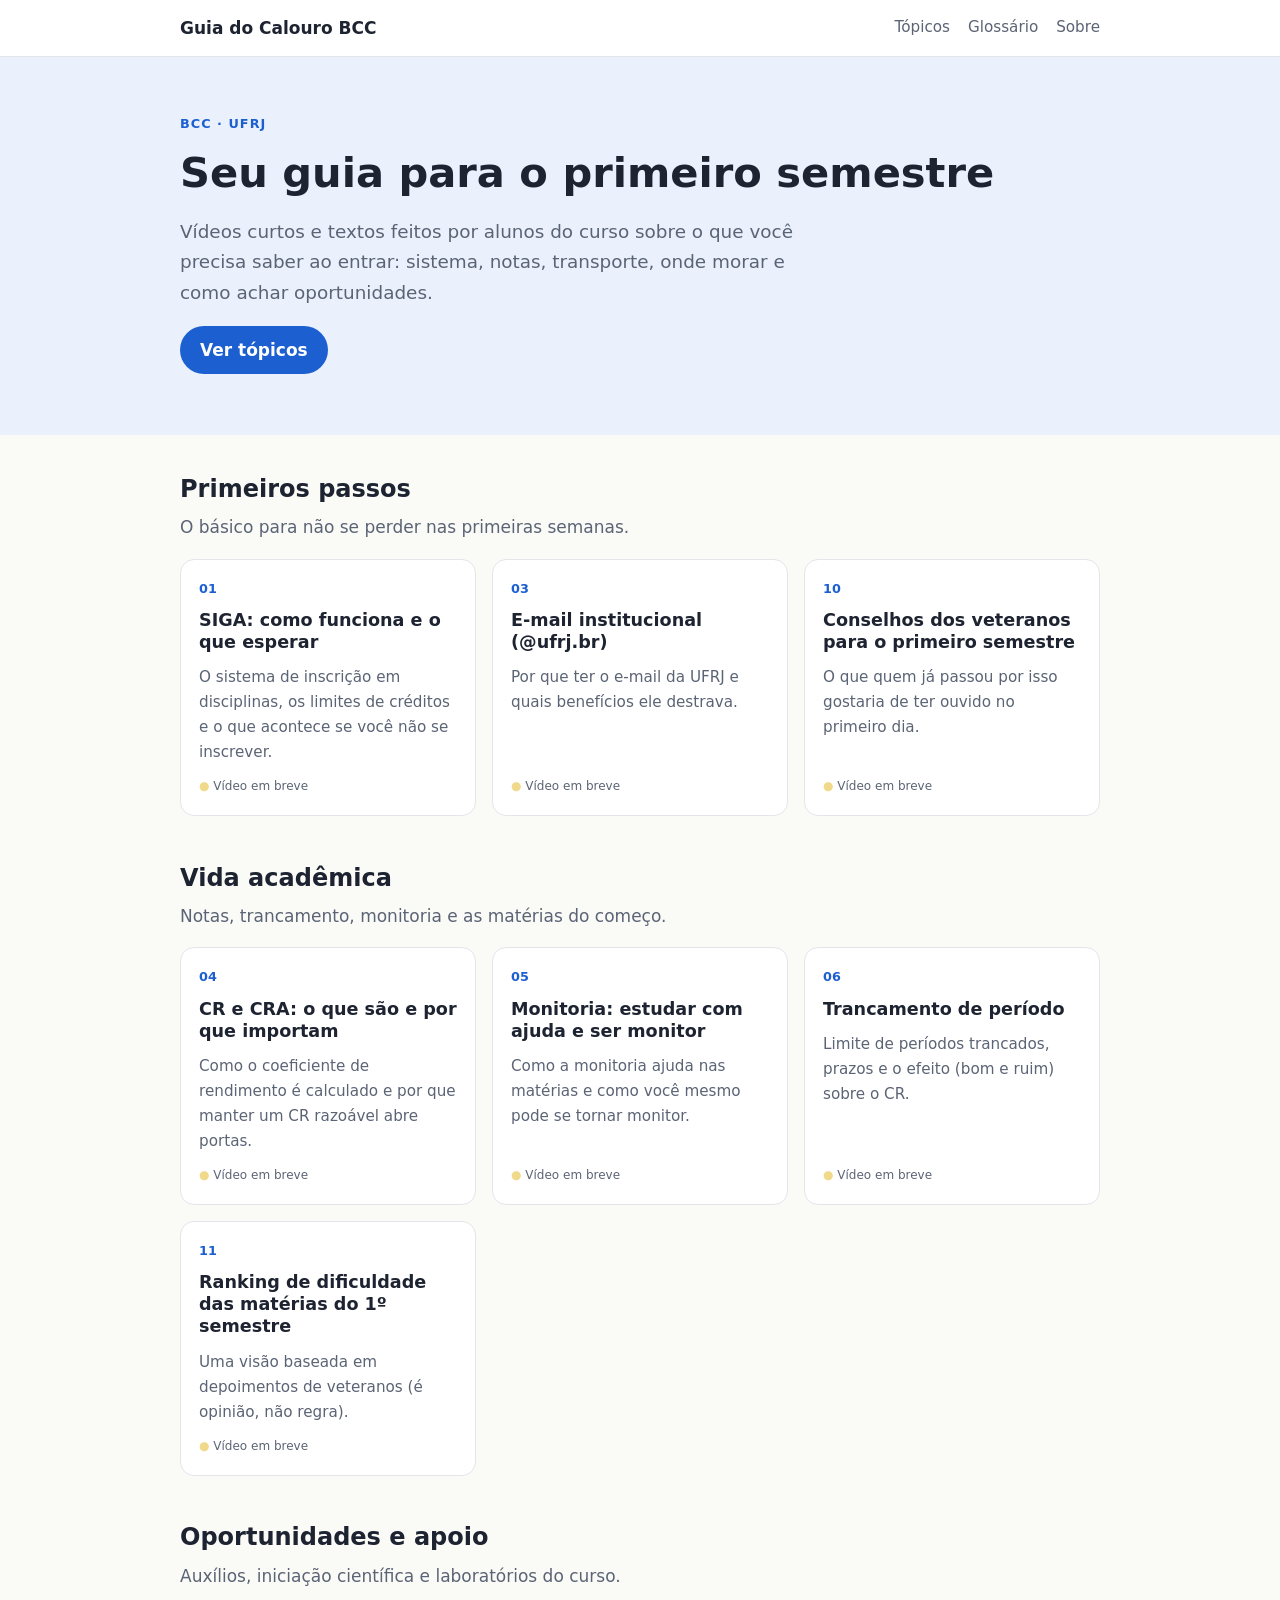
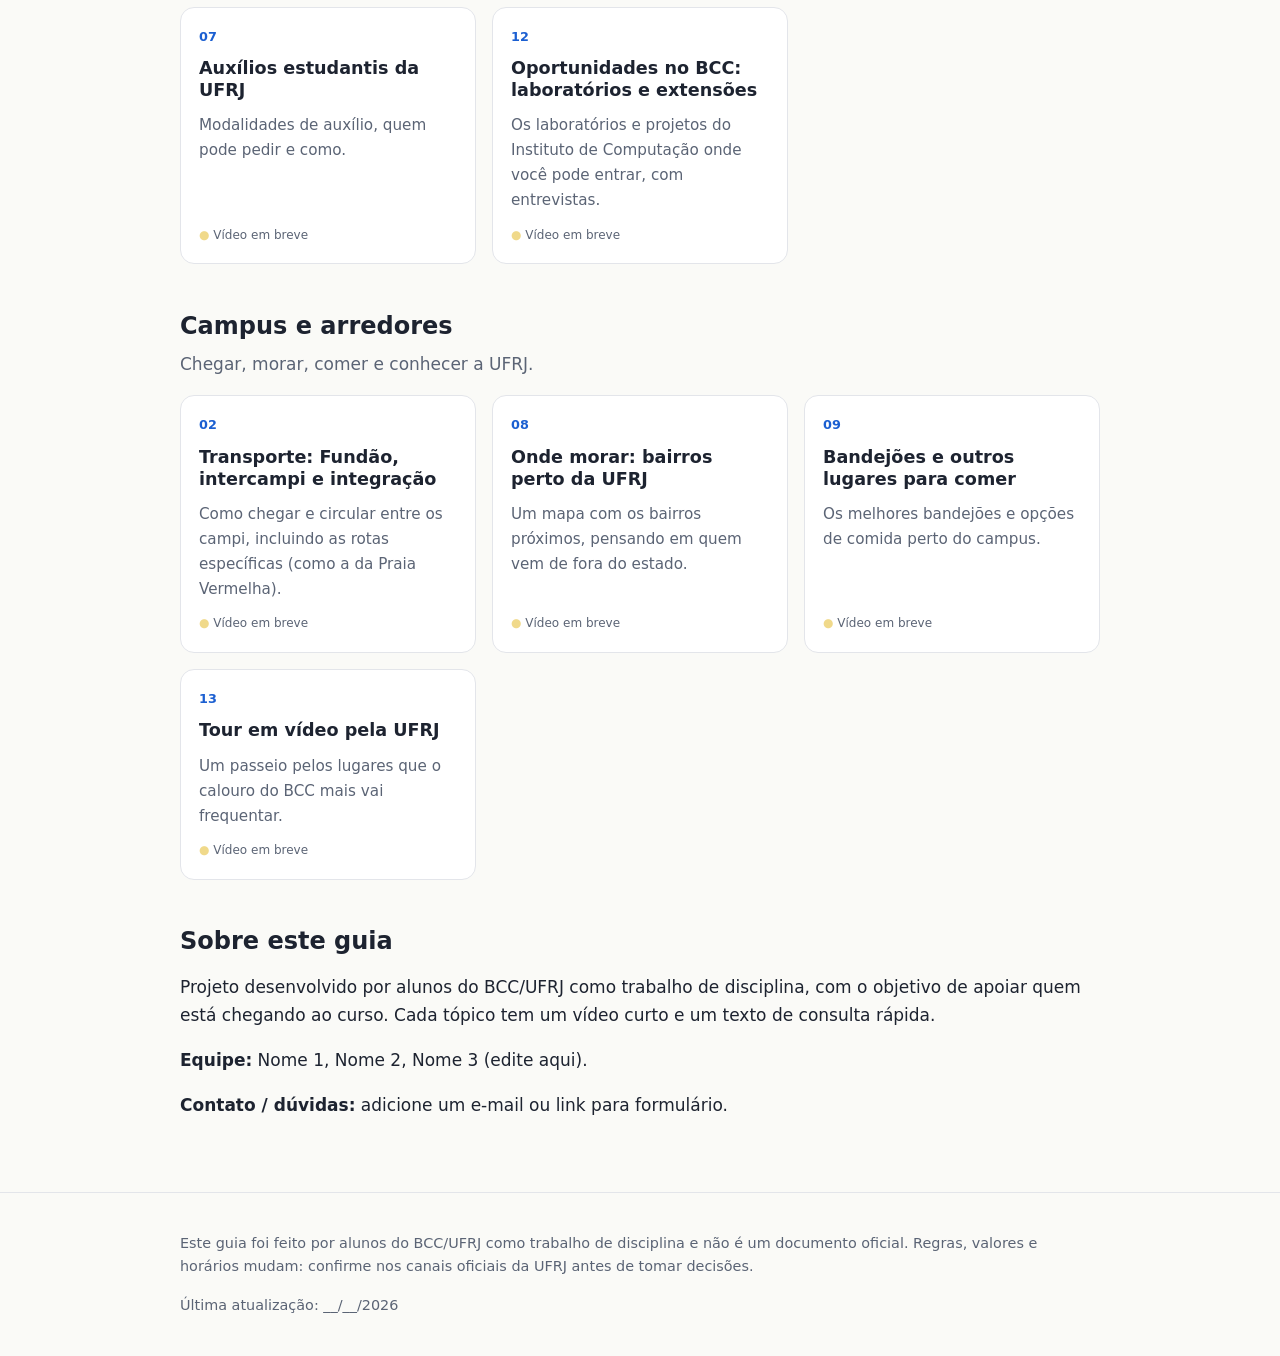
<file: index.html>
<!doctype html>
<html lang="pt-BR">
<head>
<meta charset="utf-8">
<meta name="viewport" content="width=device-width, initial-scale=1">
<title>Guia do Calouro BCC · UFRJ</title>
<meta name="description" content="Guia feito por alunos para quem está entrando no Bacharelado em Ciência da Computação da UFRJ.">
<link rel="stylesheet" href="style.css">
</head>
<body>
<a class="skip" href="#conteudo">Pular para o conteúdo</a>
<header class="site-header">
  <div class="wrap bar">
    <a class="brand" href="index.html">Guia do Calouro BCC</a>
    <nav aria-label="Principal">
      <a href="index.html#topicos">Tópicos</a>
      <a href="glossario.html">Glossário</a>
      <a href="index.html#sobre">Sobre</a>
    </nav>
  </div>
</header>
<main id="conteudo">
  <section class="hero">
    <div class="wrap">
      <p class="eyebrow">BCC · UFRJ</p>
      <h1>Seu guia para o primeiro semestre</h1>
      <p class="lead">Vídeos curtos e textos feitos por alunos do curso sobre o que você precisa saber ao entrar: sistema, notas, transporte, onde morar e como achar oportunidades.</p>
      <p><a class="btn" href="#topicos">Ver tópicos</a></p>
    </div>
  </section>

  <div class="wrap" id="topicos">
    <section class="categoria" id="primeiros-passos">
      <h2>Primeiros passos</h2>
      <p class="cat-desc">O básico para não se perder nas primeiras semanas.</p>
      <div class="grid">
      <a class="card" href="topicos/siga.html">
        <span class="num">01</span>
        <h3>SIGA: como funciona e o que esperar</h3>
        <p>O sistema de inscrição em disciplinas, os limites de créditos e o que acontece se você não se inscrever.</p>
        <span class="badge">Vídeo em breve</span>
      </a>
      <a class="card" href="topicos/email-institucional.html">
        <span class="num">03</span>
        <h3>E-mail institucional (@ufrj.br)</h3>
        <p>Por que ter o e-mail da UFRJ e quais benefícios ele destrava.</p>
        <span class="badge">Vídeo em breve</span>
      </a>
      <a class="card" href="topicos/conselhos-veteranos.html">
        <span class="num">10</span>
        <h3>Conselhos dos veteranos para o primeiro semestre</h3>
        <p>O que quem já passou por isso gostaria de ter ouvido no primeiro dia.</p>
        <span class="badge">Vídeo em breve</span>
      </a>
      </div>
    </section>
    <section class="categoria" id="vida-academica">
      <h2>Vida acadêmica</h2>
      <p class="cat-desc">Notas, trancamento, monitoria e as matérias do começo.</p>
      <div class="grid">
      <a class="card" href="topicos/cr-cra.html">
        <span class="num">04</span>
        <h3>CR e CRA: o que são e por que importam</h3>
        <p>Como o coeficiente de rendimento é calculado e por que manter um CR razoável abre portas.</p>
        <span class="badge">Vídeo em breve</span>
      </a>
      <a class="card" href="topicos/monitoria.html">
        <span class="num">05</span>
        <h3>Monitoria: estudar com ajuda e ser monitor</h3>
        <p>Como a monitoria ajuda nas matérias e como você mesmo pode se tornar monitor.</p>
        <span class="badge">Vídeo em breve</span>
      </a>
      <a class="card" href="topicos/trancamento.html">
        <span class="num">06</span>
        <h3>Trancamento de período</h3>
        <p>Limite de períodos trancados, prazos e o efeito (bom e ruim) sobre o CR.</p>
        <span class="badge">Vídeo em breve</span>
      </a>
      <a class="card" href="topicos/dificuldade-materias.html">
        <span class="num">11</span>
        <h3>Ranking de dificuldade das matérias do 1º semestre</h3>
        <p>Uma visão baseada em depoimentos de veteranos (é opinião, não regra).</p>
        <span class="badge">Vídeo em breve</span>
      </a>
      </div>
    </section>
    <section class="categoria" id="oportunidades">
      <h2>Oportunidades e apoio</h2>
      <p class="cat-desc">Auxílios, iniciação científica e laboratórios do curso.</p>
      <div class="grid">
      <a class="card" href="topicos/auxilios.html">
        <span class="num">07</span>
        <h3>Auxílios estudantis da UFRJ</h3>
        <p>Modalidades de auxílio, quem pode pedir e como.</p>
        <span class="badge">Vídeo em breve</span>
      </a>
      <a class="card" href="topicos/oportunidades-bcc.html">
        <span class="num">12</span>
        <h3>Oportunidades no BCC: laboratórios e extensões</h3>
        <p>Os laboratórios e projetos do Instituto de Computação onde você pode entrar, com entrevistas.</p>
        <span class="badge">Vídeo em breve</span>
      </a>
      </div>
    </section>
    <section class="categoria" id="campus">
      <h2>Campus e arredores</h2>
      <p class="cat-desc">Chegar, morar, comer e conhecer a UFRJ.</p>
      <div class="grid">
      <a class="card" href="topicos/transporte.html">
        <span class="num">02</span>
        <h3>Transporte: Fundão, intercampi e integração</h3>
        <p>Como chegar e circular entre os campi, incluindo as rotas específicas (como a da Praia Vermelha).</p>
        <span class="badge">Vídeo em breve</span>
      </a>
      <a class="card" href="topicos/bairros.html">
        <span class="num">08</span>
        <h3>Onde morar: bairros perto da UFRJ</h3>
        <p>Um mapa com os bairros próximos, pensando em quem vem de fora do estado.</p>
        <span class="badge">Vídeo em breve</span>
      </a>
      <a class="card" href="topicos/onde-comer.html">
        <span class="num">09</span>
        <h3>Bandejões e outros lugares para comer</h3>
        <p>Os melhores bandejões e opções de comida perto do campus.</p>
        <span class="badge">Vídeo em breve</span>
      </a>
      <a class="card" href="topicos/tour-ufrj.html">
        <span class="num">13</span>
        <h3>Tour em vídeo pela UFRJ</h3>
        <p>Um passeio pelos lugares que o calouro do BCC mais vai frequentar.</p>
        <span class="badge">Vídeo em breve</span>
      </a>
      </div>
    </section>

    <section class="categoria" id="sobre">
      <h2>Sobre este guia</h2>
      <p>Projeto desenvolvido por alunos do BCC/UFRJ como trabalho de disciplina, com o objetivo de apoiar quem está chegando ao curso. Cada tópico tem um vídeo curto e um texto de consulta rápida.</p>
      <p><strong>Equipe:</strong> Nome 1, Nome 2, Nome 3 (edite aqui).</p>
      <p><strong>Contato / dúvidas:</strong> adicione um e-mail ou link para formulário.</p>
    </section>
  </div>
</main>
<footer class="site-footer">
  <div class="wrap">
    <p>Este guia foi feito por alunos do BCC/UFRJ como trabalho de disciplina e não é um documento oficial. Regras, valores e horários mudam: confirme nos canais oficiais da UFRJ antes de tomar decisões.</p>
    <p>Última atualização: __/__/2026</p>
  </div>
</footer>
</body>
</html>
</file>
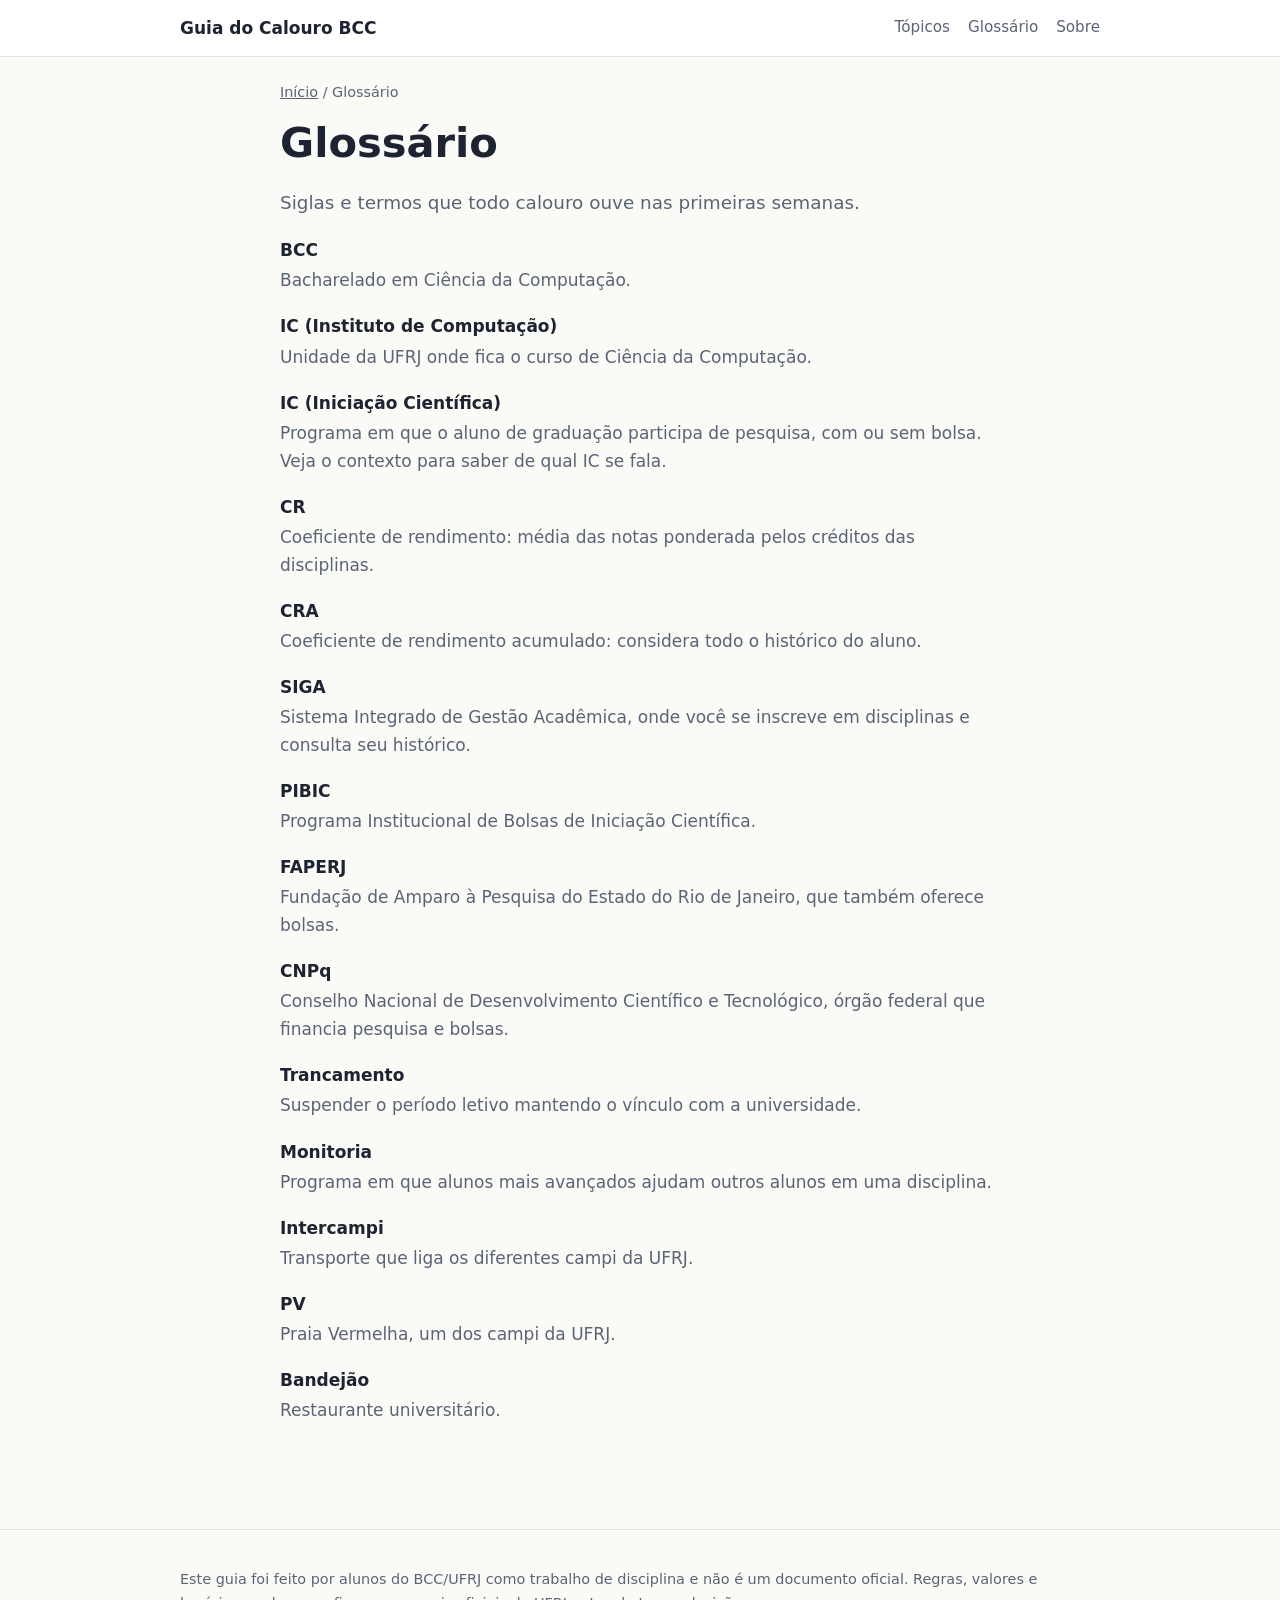
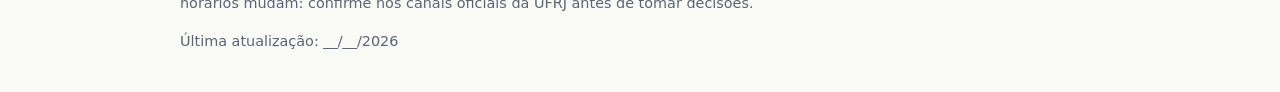
<file: glossario.html>
<!doctype html>
<html lang="pt-BR">
<head>
<meta charset="utf-8">
<meta name="viewport" content="width=device-width, initial-scale=1">
<title>Glossário · Guia do Calouro BCC</title>
<meta name="description" content="Siglas e termos que todo calouro da UFRJ ouve nas primeiras semanas.">
<link rel="stylesheet" href="style.css">
</head>
<body>
<a class="skip" href="#conteudo">Pular para o conteúdo</a>
<header class="site-header">
  <div class="wrap bar">
    <a class="brand" href="index.html">Guia do Calouro BCC</a>
    <nav aria-label="Principal">
      <a href="index.html#topicos">Tópicos</a>
      <a href="glossario.html">Glossário</a>
      <a href="index.html#sobre">Sobre</a>
    </nav>
  </div>
</header>
<main id="conteudo" class="wrap article">
  <p class="crumbs"><a href="index.html">Início</a> / Glossário</p>
  <h1>Glossário</h1>
  <p class="lead">Siglas e termos que todo calouro ouve nas primeiras semanas.</p>
  <dl class="glossario">
    <dt>BCC</dt>
    <dd>Bacharelado em Ciência da Computação.</dd>
    <dt>IC (Instituto de Computação)</dt>
    <dd>Unidade da UFRJ onde fica o curso de Ciência da Computação.</dd>
    <dt>IC (Iniciação Científica)</dt>
    <dd>Programa em que o aluno de graduação participa de pesquisa, com ou sem bolsa. Veja o contexto para saber de qual IC se fala.</dd>
    <dt>CR</dt>
    <dd>Coeficiente de rendimento: média das notas ponderada pelos créditos das disciplinas.</dd>
    <dt>CRA</dt>
    <dd>Coeficiente de rendimento acumulado: considera todo o histórico do aluno.</dd>
    <dt>SIGA</dt>
    <dd>Sistema Integrado de Gestão Acadêmica, onde você se inscreve em disciplinas e consulta seu histórico.</dd>
    <dt>PIBIC</dt>
    <dd>Programa Institucional de Bolsas de Iniciação Científica.</dd>
    <dt>FAPERJ</dt>
    <dd>Fundação de Amparo à Pesquisa do Estado do Rio de Janeiro, que também oferece bolsas.</dd>
    <dt>CNPq</dt>
    <dd>Conselho Nacional de Desenvolvimento Científico e Tecnológico, órgão federal que financia pesquisa e bolsas.</dd>
    <dt>Trancamento</dt>
    <dd>Suspender o período letivo mantendo o vínculo com a universidade.</dd>
    <dt>Monitoria</dt>
    <dd>Programa em que alunos mais avançados ajudam outros alunos em uma disciplina.</dd>
    <dt>Intercampi</dt>
    <dd>Transporte que liga os diferentes campi da UFRJ.</dd>
    <dt>PV</dt>
    <dd>Praia Vermelha, um dos campi da UFRJ.</dd>
    <dt>Bandejão</dt>
    <dd>Restaurante universitário.</dd>
  </dl>
</main>
<footer class="site-footer">
  <div class="wrap">
    <p>Este guia foi feito por alunos do BCC/UFRJ como trabalho de disciplina e não é um documento oficial. Regras, valores e horários mudam: confirme nos canais oficiais da UFRJ antes de tomar decisões.</p>
    <p>Última atualização: __/__/2026</p>
  </div>
</footer>
</body>
</html>
</file>
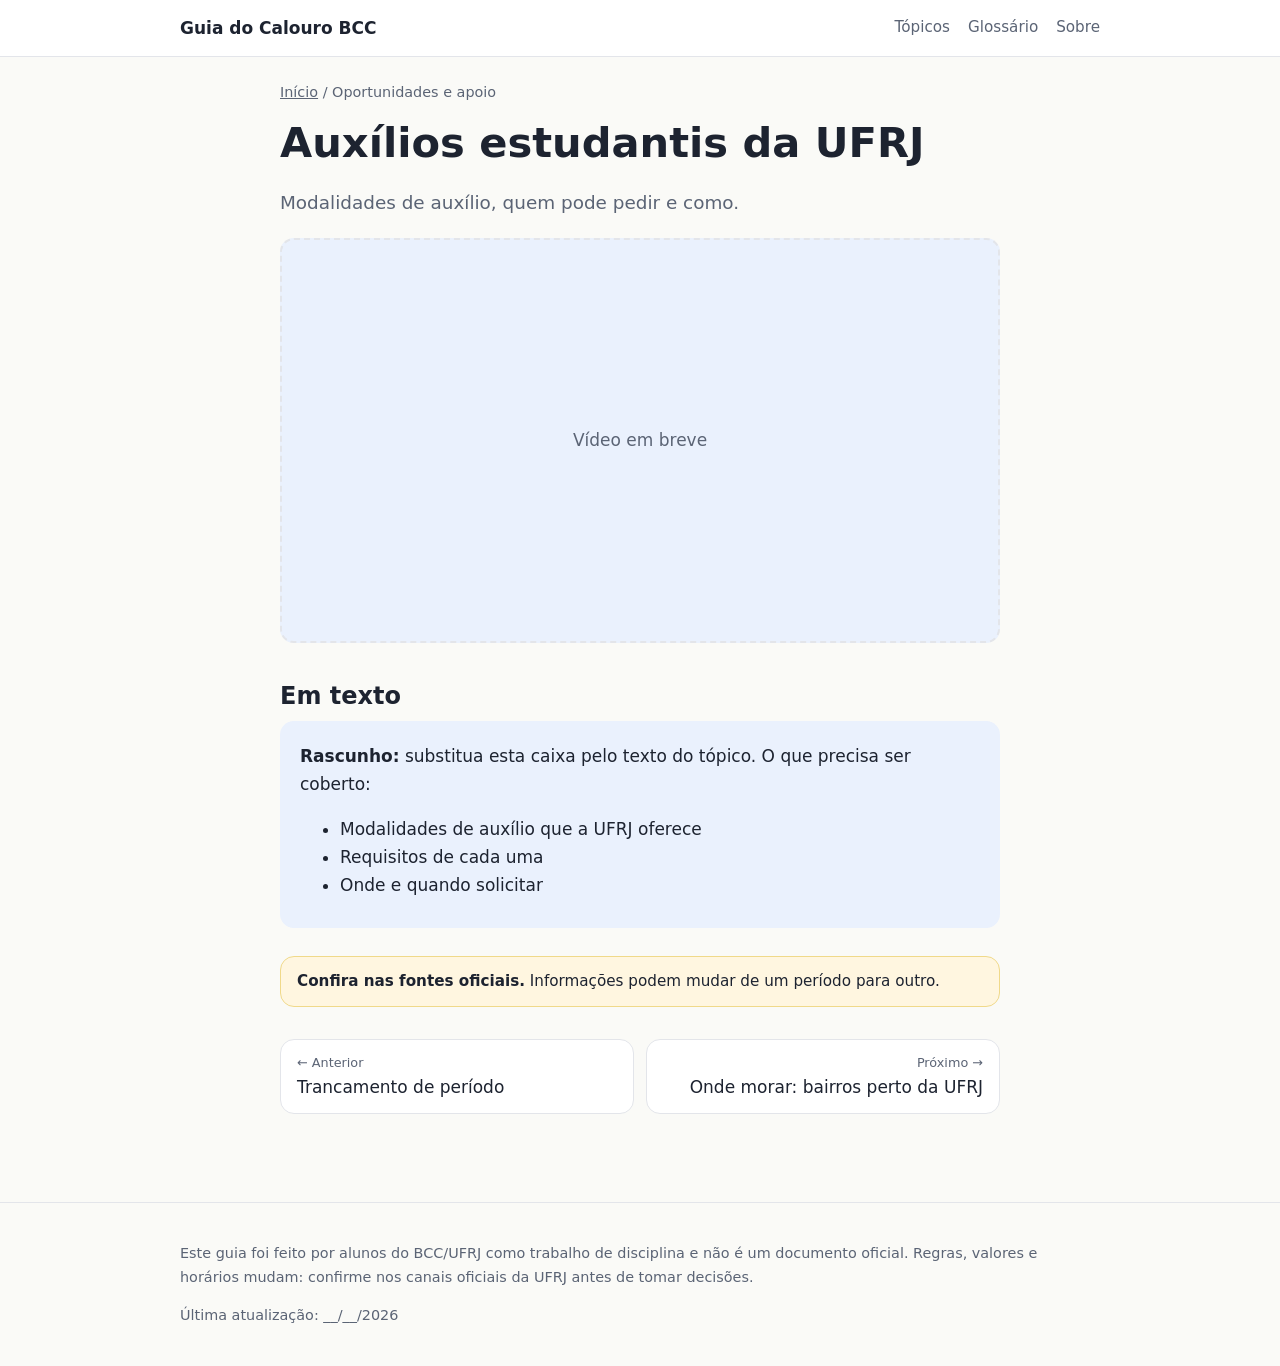
<file: topicos/auxilios.html>
<!doctype html>
<html lang="pt-BR">
<head>
<meta charset="utf-8">
<meta name="viewport" content="width=device-width, initial-scale=1">
<title>Auxílios estudantis da UFRJ · Guia do Calouro BCC</title>
<meta name="description" content="Modalidades de auxílio, quem pode pedir e como.">
<link rel="stylesheet" href="../style.css">
</head>
<body>
<a class="skip" href="#conteudo">Pular para o conteúdo</a>
<header class="site-header">
  <div class="wrap bar">
    <a class="brand" href="../index.html">Guia do Calouro BCC</a>
    <nav aria-label="Principal">
      <a href="../index.html#topicos">Tópicos</a>
      <a href="../glossario.html">Glossário</a>
      <a href="../index.html#sobre">Sobre</a>
    </nav>
  </div>
</header>
<main id="conteudo" class="wrap article">
  <p class="crumbs"><a href="../index.html">Início</a> / Oportunidades e apoio</p>
  <h1>Auxílios estudantis da UFRJ</h1>
  <p class="lead">Modalidades de auxílio, quem pode pedir e como.</p>

  <section class="video" aria-label="Vídeo">
    <div class="video-frame video-placeholder"><p>Vídeo em breve</p></div>
    <!--
      QUANDO O VÍDEO ESTIVER NO YOUTUBE, troque a div acima por:
      <div class="video-frame">
        <iframe src="https://www.youtube.com/embed/ID_DO_VIDEO"
                title="Auxílios estudantis da UFRJ" loading="lazy" allowfullscreen></iframe>
      </div>
    -->
  </section>

  <section class="texto">
    <h2>Em texto</h2>
    <div class="rascunho">
      <p><strong>Rascunho:</strong> substitua esta caixa pelo texto do tópico. O que precisa ser coberto:</p>
      <ul>
      <li>Modalidades de auxílio que a UFRJ oferece</li>
      <li>Requisitos de cada uma</li>
      <li>Onde e quando solicitar</li>
      </ul>
    </div>
    <!-- Dica: use <h3> para subtítulos, <ul> para listas e <a href="..."> para as fontes oficiais. -->
  </section>

  <aside class="aviso">
    <strong>Confira nas fontes oficiais.</strong> Informações podem mudar de um período para outro.
    <!-- Liste aqui os links oficiais usados neste tópico. -->
  </aside>

  <nav class="pager" aria-label="Navegação entre tópicos"><a class="prev" href="trancamento.html"><span>← Anterior</span>Trancamento de período</a><a class="next" href="bairros.html"><span>Próximo →</span>Onde morar: bairros perto da UFRJ</a></nav>
</main>
<footer class="site-footer">
  <div class="wrap">
    <p>Este guia foi feito por alunos do BCC/UFRJ como trabalho de disciplina e não é um documento oficial. Regras, valores e horários mudam: confirme nos canais oficiais da UFRJ antes de tomar decisões.</p>
    <p>Última atualização: __/__/2026</p>
  </div>
</footer>
</body>
</html>
</file>
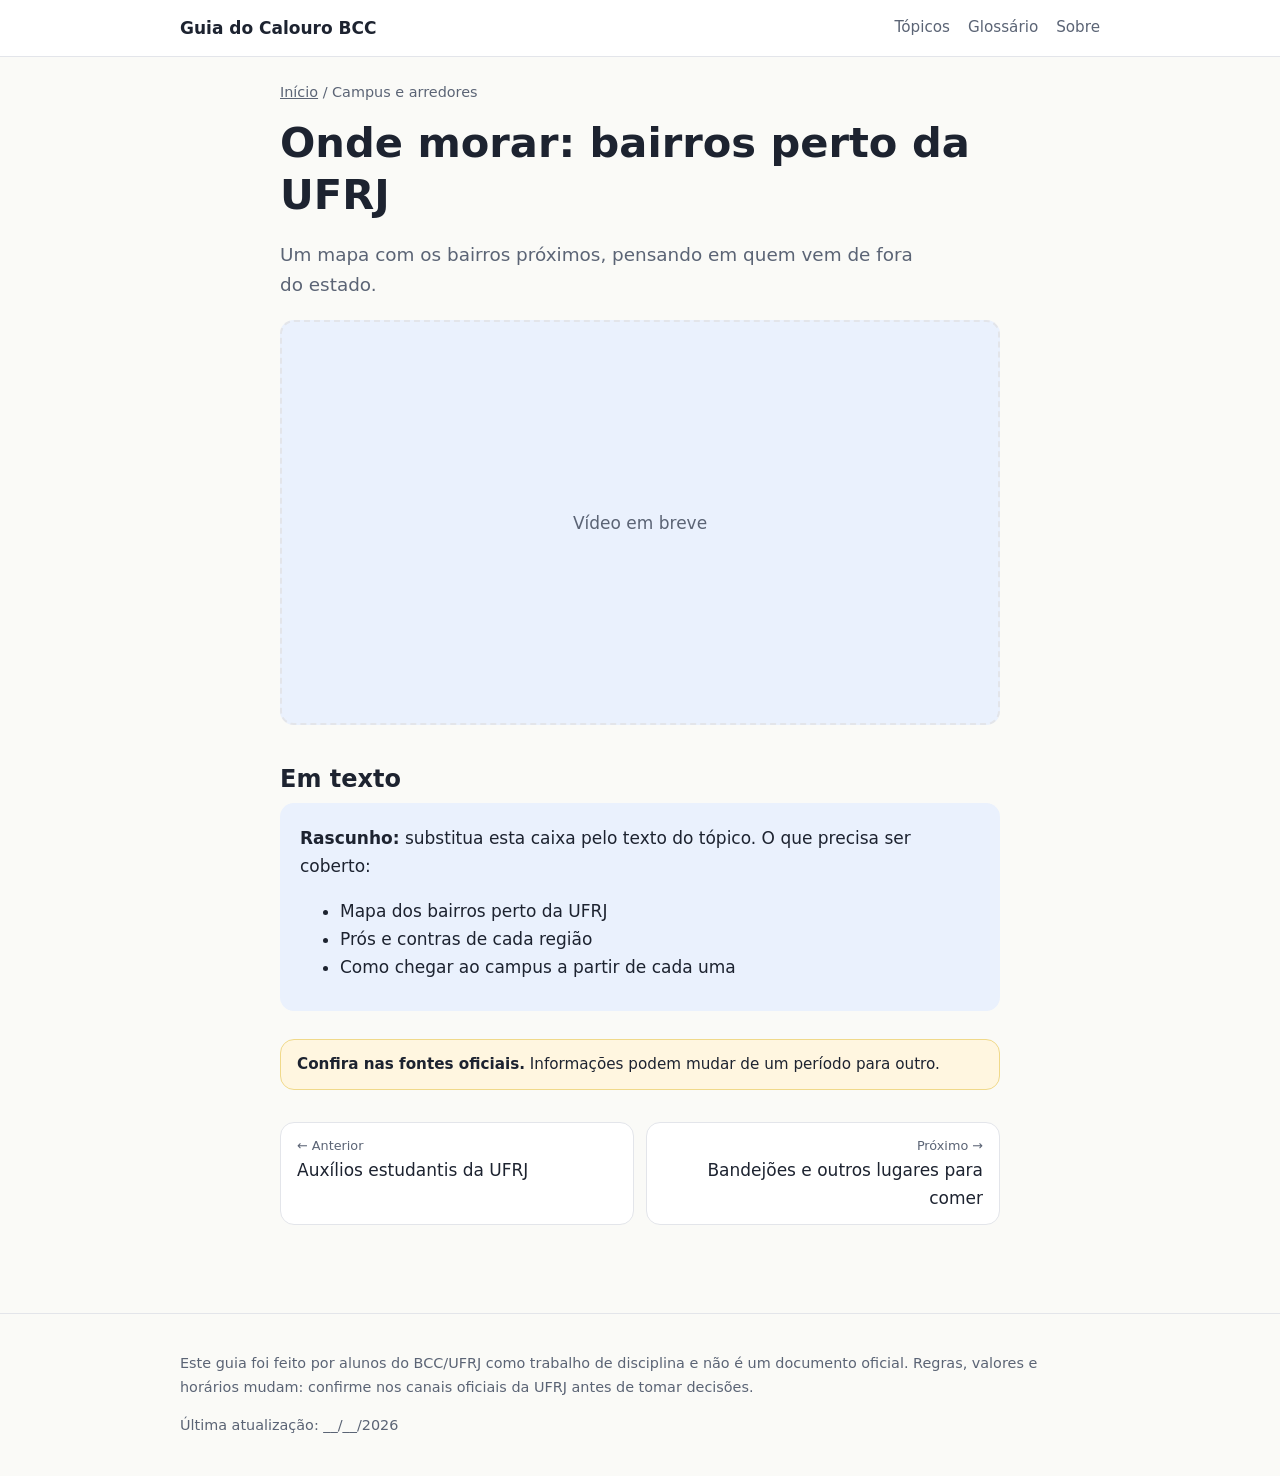
<file: topicos/bairros.html>
<!doctype html>
<html lang="pt-BR">
<head>
<meta charset="utf-8">
<meta name="viewport" content="width=device-width, initial-scale=1">
<title>Onde morar: bairros perto da UFRJ · Guia do Calouro BCC</title>
<meta name="description" content="Um mapa com os bairros próximos, pensando em quem vem de fora do estado.">
<link rel="stylesheet" href="../style.css">
</head>
<body>
<a class="skip" href="#conteudo">Pular para o conteúdo</a>
<header class="site-header">
  <div class="wrap bar">
    <a class="brand" href="../index.html">Guia do Calouro BCC</a>
    <nav aria-label="Principal">
      <a href="../index.html#topicos">Tópicos</a>
      <a href="../glossario.html">Glossário</a>
      <a href="../index.html#sobre">Sobre</a>
    </nav>
  </div>
</header>
<main id="conteudo" class="wrap article">
  <p class="crumbs"><a href="../index.html">Início</a> / Campus e arredores</p>
  <h1>Onde morar: bairros perto da UFRJ</h1>
  <p class="lead">Um mapa com os bairros próximos, pensando em quem vem de fora do estado.</p>

  <section class="video" aria-label="Vídeo">
    <div class="video-frame video-placeholder"><p>Vídeo em breve</p></div>
    <!--
      QUANDO O VÍDEO ESTIVER NO YOUTUBE, troque a div acima por:
      <div class="video-frame">
        <iframe src="https://www.youtube.com/embed/ID_DO_VIDEO"
                title="Onde morar: bairros perto da UFRJ" loading="lazy" allowfullscreen></iframe>
      </div>
    -->
  </section>

  <section class="texto">
    <h2>Em texto</h2>
    <div class="rascunho">
      <p><strong>Rascunho:</strong> substitua esta caixa pelo texto do tópico. O que precisa ser coberto:</p>
      <ul>
      <li>Mapa dos bairros perto da UFRJ</li>
      <li>Prós e contras de cada região</li>
      <li>Como chegar ao campus a partir de cada uma</li>
      </ul>
    </div>
    <!-- Dica: use <h3> para subtítulos, <ul> para listas e <a href="..."> para as fontes oficiais. -->
  </section>

  <aside class="aviso">
    <strong>Confira nas fontes oficiais.</strong> Informações podem mudar de um período para outro.
    <!-- Liste aqui os links oficiais usados neste tópico. -->
  </aside>

  <nav class="pager" aria-label="Navegação entre tópicos"><a class="prev" href="auxilios.html"><span>← Anterior</span>Auxílios estudantis da UFRJ</a><a class="next" href="onde-comer.html"><span>Próximo →</span>Bandejões e outros lugares para comer</a></nav>
</main>
<footer class="site-footer">
  <div class="wrap">
    <p>Este guia foi feito por alunos do BCC/UFRJ como trabalho de disciplina e não é um documento oficial. Regras, valores e horários mudam: confirme nos canais oficiais da UFRJ antes de tomar decisões.</p>
    <p>Última atualização: __/__/2026</p>
  </div>
</footer>
</body>
</html>
</file>
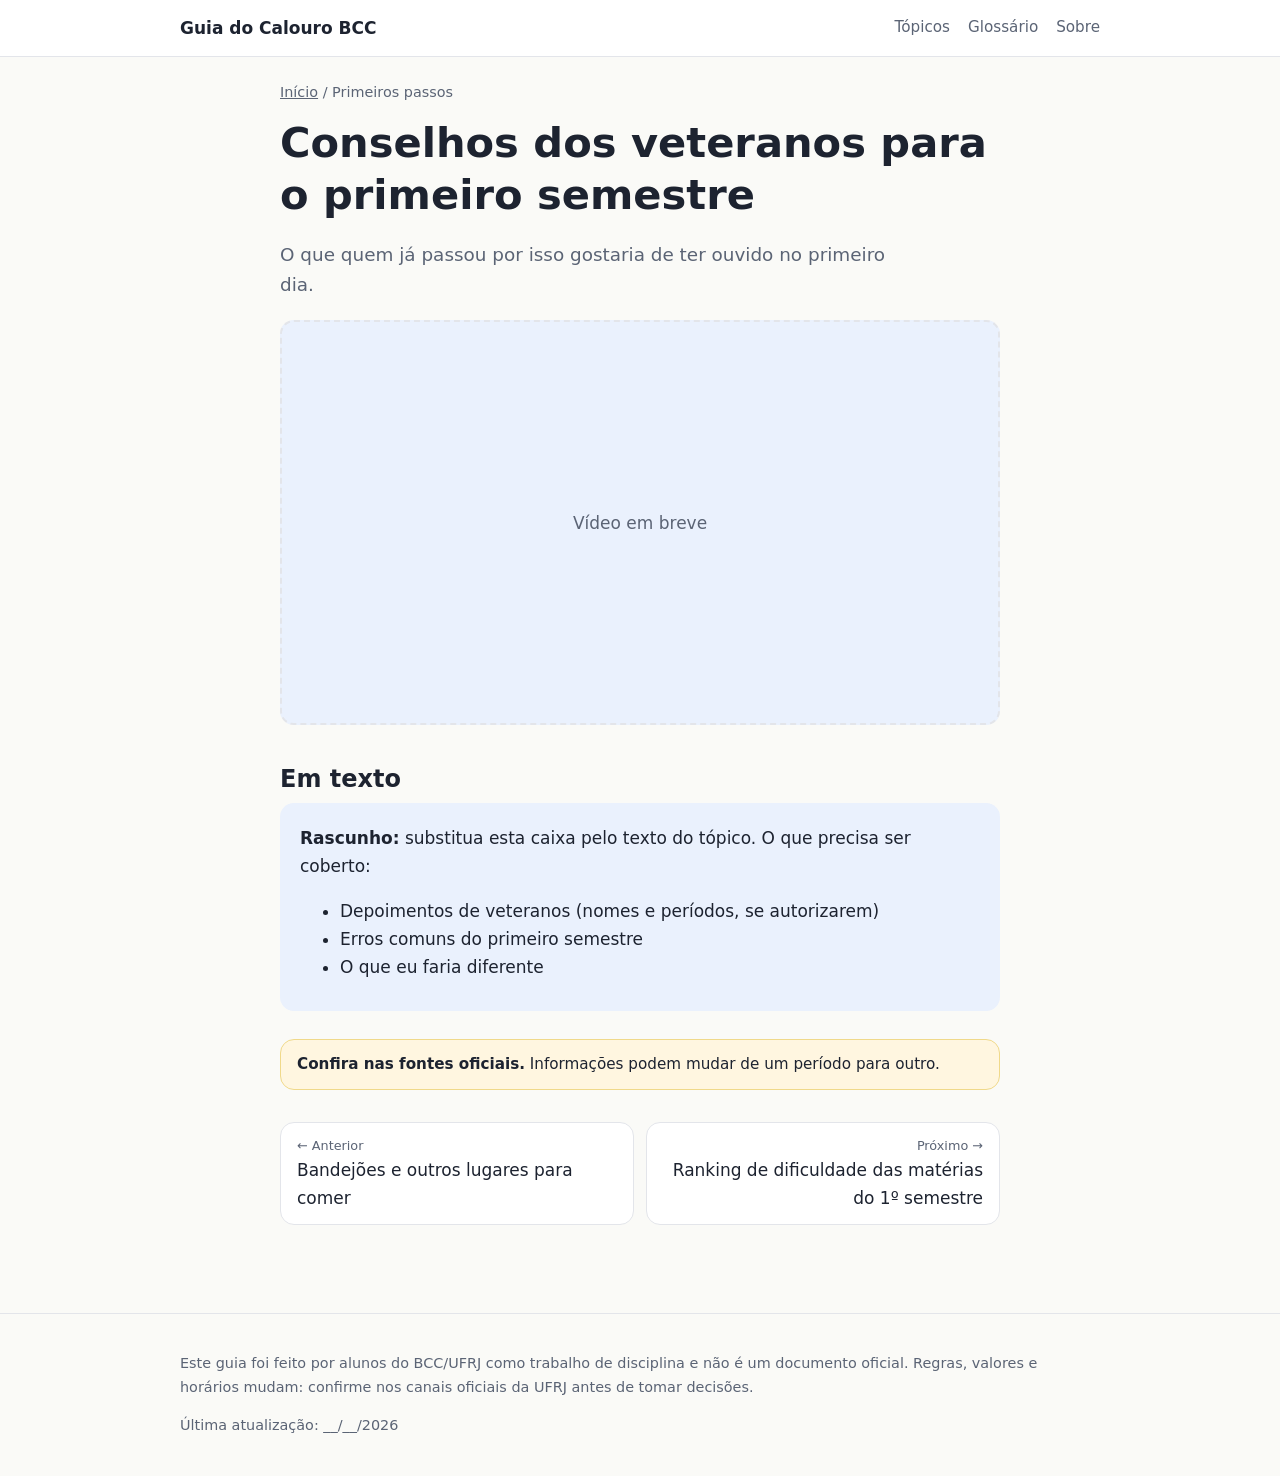
<file: topicos/conselhos-veteranos.html>
<!doctype html>
<html lang="pt-BR">
<head>
<meta charset="utf-8">
<meta name="viewport" content="width=device-width, initial-scale=1">
<title>Conselhos dos veteranos para o primeiro semestre · Guia do Calouro BCC</title>
<meta name="description" content="O que quem já passou por isso gostaria de ter ouvido no primeiro dia.">
<link rel="stylesheet" href="../style.css">
</head>
<body>
<a class="skip" href="#conteudo">Pular para o conteúdo</a>
<header class="site-header">
  <div class="wrap bar">
    <a class="brand" href="../index.html">Guia do Calouro BCC</a>
    <nav aria-label="Principal">
      <a href="../index.html#topicos">Tópicos</a>
      <a href="../glossario.html">Glossário</a>
      <a href="../index.html#sobre">Sobre</a>
    </nav>
  </div>
</header>
<main id="conteudo" class="wrap article">
  <p class="crumbs"><a href="../index.html">Início</a> / Primeiros passos</p>
  <h1>Conselhos dos veteranos para o primeiro semestre</h1>
  <p class="lead">O que quem já passou por isso gostaria de ter ouvido no primeiro dia.</p>

  <section class="video" aria-label="Vídeo">
    <div class="video-frame video-placeholder"><p>Vídeo em breve</p></div>
    <!--
      QUANDO O VÍDEO ESTIVER NO YOUTUBE, troque a div acima por:
      <div class="video-frame">
        <iframe src="https://www.youtube.com/embed/ID_DO_VIDEO"
                title="Conselhos dos veteranos para o primeiro semestre" loading="lazy" allowfullscreen></iframe>
      </div>
    -->
  </section>

  <section class="texto">
    <h2>Em texto</h2>
    <div class="rascunho">
      <p><strong>Rascunho:</strong> substitua esta caixa pelo texto do tópico. O que precisa ser coberto:</p>
      <ul>
      <li>Depoimentos de veteranos (nomes e períodos, se autorizarem)</li>
      <li>Erros comuns do primeiro semestre</li>
      <li>O que eu faria diferente</li>
      </ul>
    </div>
    <!-- Dica: use <h3> para subtítulos, <ul> para listas e <a href="..."> para as fontes oficiais. -->
  </section>

  <aside class="aviso">
    <strong>Confira nas fontes oficiais.</strong> Informações podem mudar de um período para outro.
    <!-- Liste aqui os links oficiais usados neste tópico. -->
  </aside>

  <nav class="pager" aria-label="Navegação entre tópicos"><a class="prev" href="onde-comer.html"><span>← Anterior</span>Bandejões e outros lugares para comer</a><a class="next" href="dificuldade-materias.html"><span>Próximo →</span>Ranking de dificuldade das matérias do 1º semestre</a></nav>
</main>
<footer class="site-footer">
  <div class="wrap">
    <p>Este guia foi feito por alunos do BCC/UFRJ como trabalho de disciplina e não é um documento oficial. Regras, valores e horários mudam: confirme nos canais oficiais da UFRJ antes de tomar decisões.</p>
    <p>Última atualização: __/__/2026</p>
  </div>
</footer>
</body>
</html>
</file>
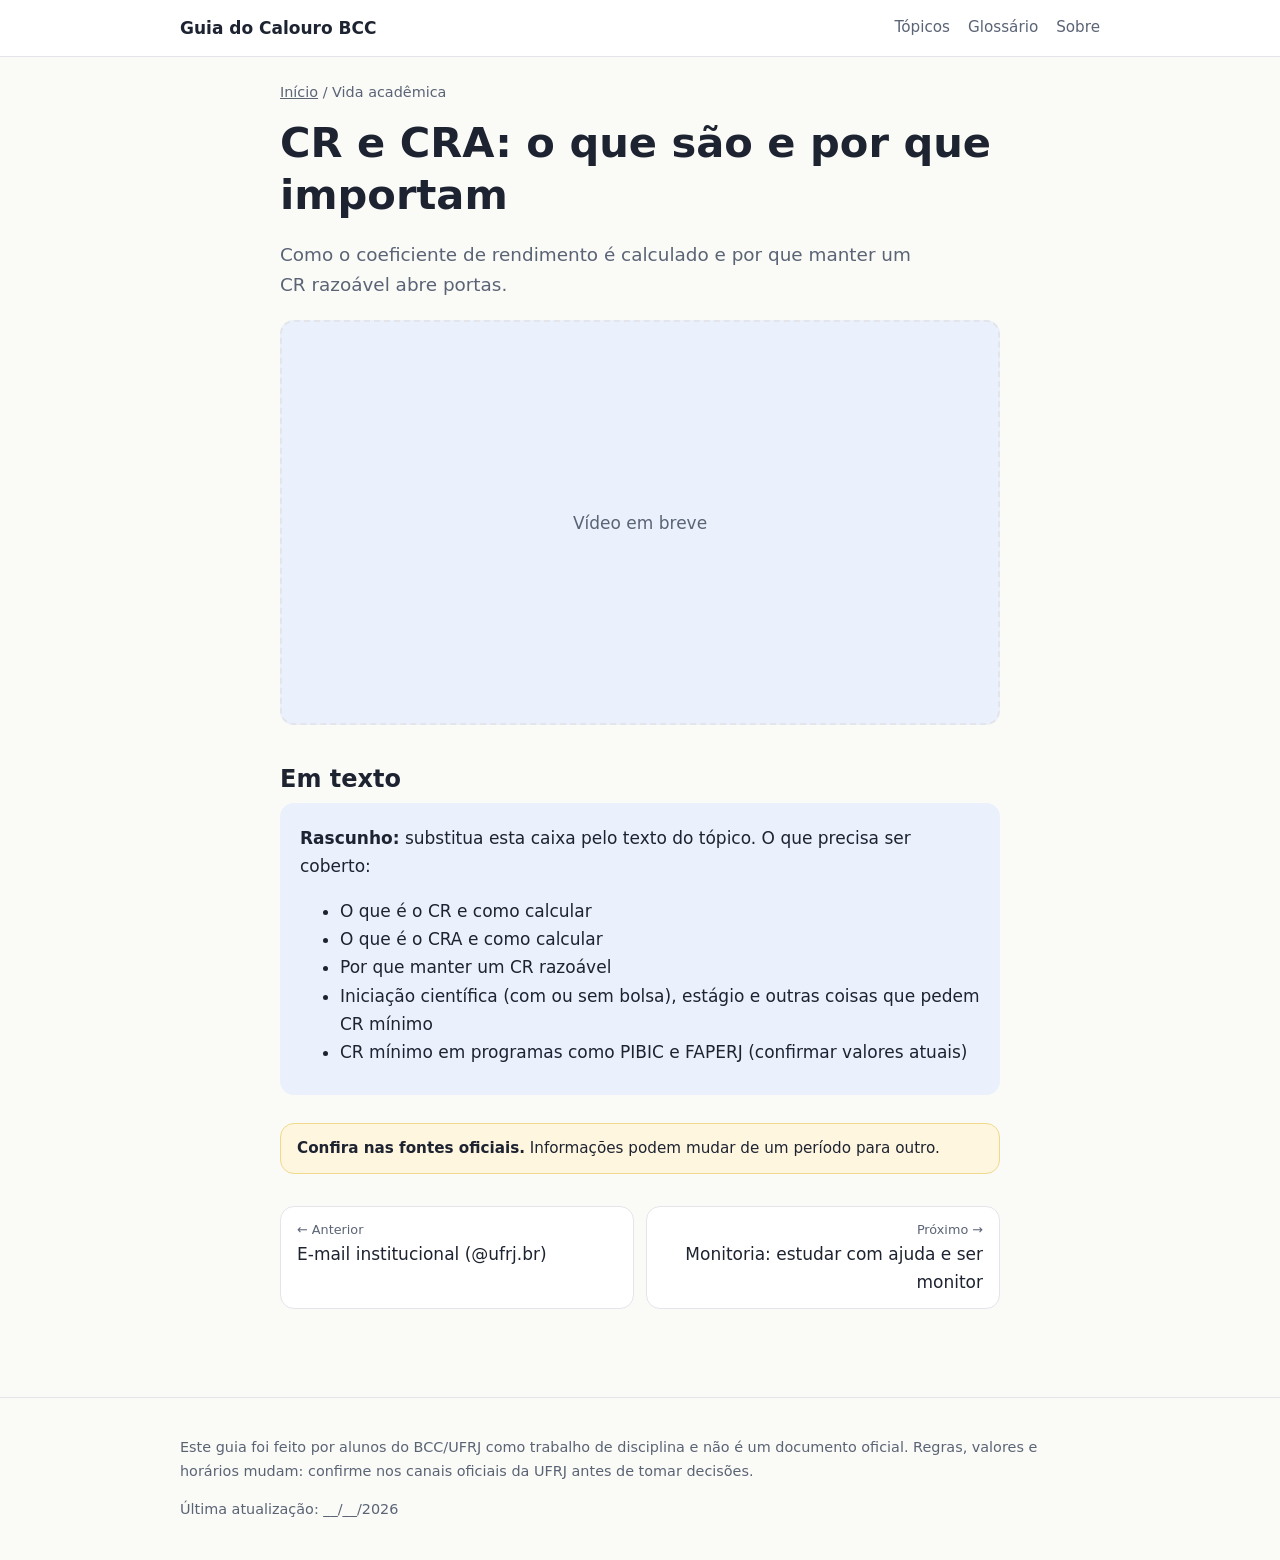
<file: topicos/cr-cra.html>
<!doctype html>
<html lang="pt-BR">
<head>
<meta charset="utf-8">
<meta name="viewport" content="width=device-width, initial-scale=1">
<title>CR e CRA: o que são e por que importam · Guia do Calouro BCC</title>
<meta name="description" content="Como o coeficiente de rendimento é calculado e por que manter um CR razoável abre portas.">
<link rel="stylesheet" href="../style.css">
</head>
<body>
<a class="skip" href="#conteudo">Pular para o conteúdo</a>
<header class="site-header">
  <div class="wrap bar">
    <a class="brand" href="../index.html">Guia do Calouro BCC</a>
    <nav aria-label="Principal">
      <a href="../index.html#topicos">Tópicos</a>
      <a href="../glossario.html">Glossário</a>
      <a href="../index.html#sobre">Sobre</a>
    </nav>
  </div>
</header>
<main id="conteudo" class="wrap article">
  <p class="crumbs"><a href="../index.html">Início</a> / Vida acadêmica</p>
  <h1>CR e CRA: o que são e por que importam</h1>
  <p class="lead">Como o coeficiente de rendimento é calculado e por que manter um CR razoável abre portas.</p>

  <section class="video" aria-label="Vídeo">
    <div class="video-frame video-placeholder"><p>Vídeo em breve</p></div>
    <!--
      QUANDO O VÍDEO ESTIVER NO YOUTUBE, troque a div acima por:
      <div class="video-frame">
        <iframe src="https://www.youtube.com/embed/ID_DO_VIDEO"
                title="CR e CRA: o que são e por que importam" loading="lazy" allowfullscreen></iframe>
      </div>
    -->
  </section>

  <section class="texto">
    <h2>Em texto</h2>
    <div class="rascunho">
      <p><strong>Rascunho:</strong> substitua esta caixa pelo texto do tópico. O que precisa ser coberto:</p>
      <ul>
      <li>O que é o CR e como calcular</li>
      <li>O que é o CRA e como calcular</li>
      <li>Por que manter um CR razoável</li>
      <li>Iniciação científica (com ou sem bolsa), estágio e outras coisas que pedem CR mínimo</li>
      <li>CR mínimo em programas como PIBIC e FAPERJ (confirmar valores atuais)</li>
      </ul>
    </div>
    <!-- Dica: use <h3> para subtítulos, <ul> para listas e <a href="..."> para as fontes oficiais. -->
  </section>

  <aside class="aviso">
    <strong>Confira nas fontes oficiais.</strong> Informações podem mudar de um período para outro.
    <!-- Liste aqui os links oficiais usados neste tópico. -->
  </aside>

  <nav class="pager" aria-label="Navegação entre tópicos"><a class="prev" href="email-institucional.html"><span>← Anterior</span>E-mail institucional (@ufrj.br)</a><a class="next" href="monitoria.html"><span>Próximo →</span>Monitoria: estudar com ajuda e ser monitor</a></nav>
</main>
<footer class="site-footer">
  <div class="wrap">
    <p>Este guia foi feito por alunos do BCC/UFRJ como trabalho de disciplina e não é um documento oficial. Regras, valores e horários mudam: confirme nos canais oficiais da UFRJ antes de tomar decisões.</p>
    <p>Última atualização: __/__/2026</p>
  </div>
</footer>
</body>
</html>
</file>
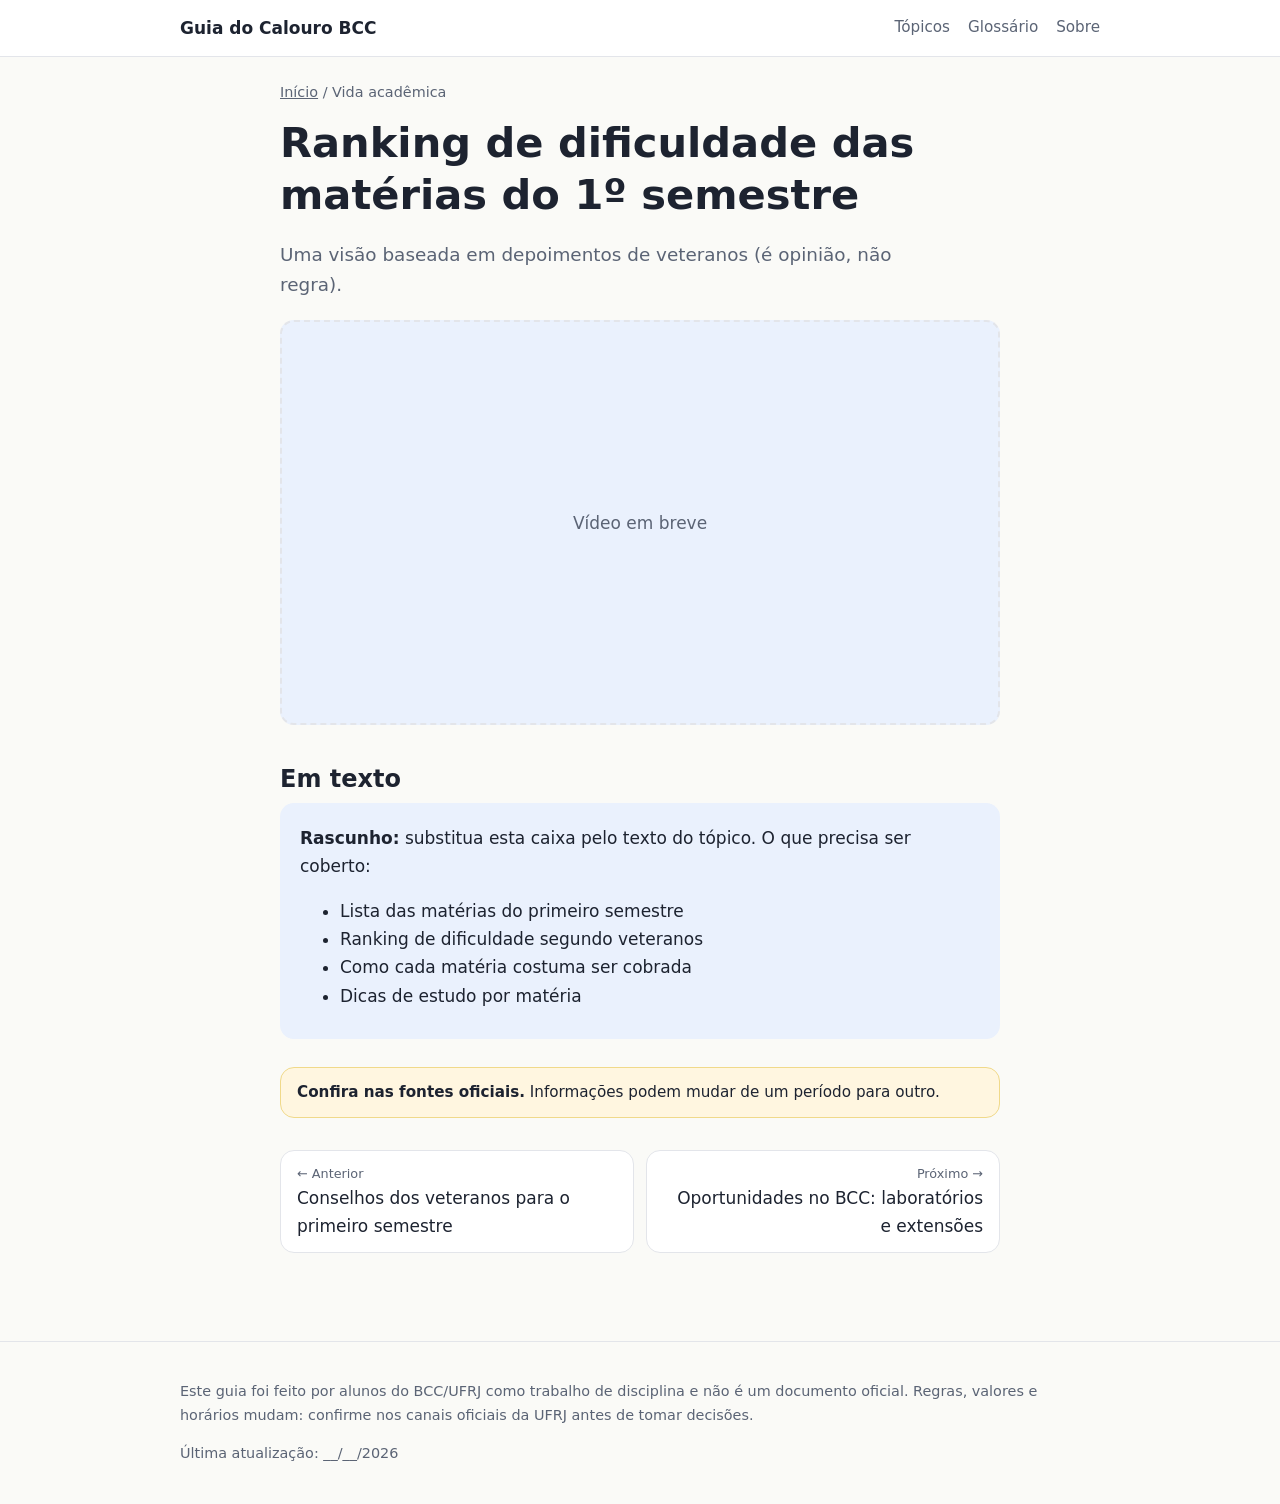
<file: topicos/dificuldade-materias.html>
<!doctype html>
<html lang="pt-BR">
<head>
<meta charset="utf-8">
<meta name="viewport" content="width=device-width, initial-scale=1">
<title>Ranking de dificuldade das matérias do 1º semestre · Guia do Calouro BCC</title>
<meta name="description" content="Uma visão baseada em depoimentos de veteranos (é opinião, não regra).">
<link rel="stylesheet" href="../style.css">
</head>
<body>
<a class="skip" href="#conteudo">Pular para o conteúdo</a>
<header class="site-header">
  <div class="wrap bar">
    <a class="brand" href="../index.html">Guia do Calouro BCC</a>
    <nav aria-label="Principal">
      <a href="../index.html#topicos">Tópicos</a>
      <a href="../glossario.html">Glossário</a>
      <a href="../index.html#sobre">Sobre</a>
    </nav>
  </div>
</header>
<main id="conteudo" class="wrap article">
  <p class="crumbs"><a href="../index.html">Início</a> / Vida acadêmica</p>
  <h1>Ranking de dificuldade das matérias do 1º semestre</h1>
  <p class="lead">Uma visão baseada em depoimentos de veteranos (é opinião, não regra).</p>

  <section class="video" aria-label="Vídeo">
    <div class="video-frame video-placeholder"><p>Vídeo em breve</p></div>
    <!--
      QUANDO O VÍDEO ESTIVER NO YOUTUBE, troque a div acima por:
      <div class="video-frame">
        <iframe src="https://www.youtube.com/embed/ID_DO_VIDEO"
                title="Ranking de dificuldade das matérias do 1º semestre" loading="lazy" allowfullscreen></iframe>
      </div>
    -->
  </section>

  <section class="texto">
    <h2>Em texto</h2>
    <div class="rascunho">
      <p><strong>Rascunho:</strong> substitua esta caixa pelo texto do tópico. O que precisa ser coberto:</p>
      <ul>
      <li>Lista das matérias do primeiro semestre</li>
      <li>Ranking de dificuldade segundo veteranos</li>
      <li>Como cada matéria costuma ser cobrada</li>
      <li>Dicas de estudo por matéria</li>
      </ul>
    </div>
    <!-- Dica: use <h3> para subtítulos, <ul> para listas e <a href="..."> para as fontes oficiais. -->
  </section>

  <aside class="aviso">
    <strong>Confira nas fontes oficiais.</strong> Informações podem mudar de um período para outro.
    <!-- Liste aqui os links oficiais usados neste tópico. -->
  </aside>

  <nav class="pager" aria-label="Navegação entre tópicos"><a class="prev" href="conselhos-veteranos.html"><span>← Anterior</span>Conselhos dos veteranos para o primeiro semestre</a><a class="next" href="oportunidades-bcc.html"><span>Próximo →</span>Oportunidades no BCC: laboratórios e extensões</a></nav>
</main>
<footer class="site-footer">
  <div class="wrap">
    <p>Este guia foi feito por alunos do BCC/UFRJ como trabalho de disciplina e não é um documento oficial. Regras, valores e horários mudam: confirme nos canais oficiais da UFRJ antes de tomar decisões.</p>
    <p>Última atualização: __/__/2026</p>
  </div>
</footer>
</body>
</html>
</file>
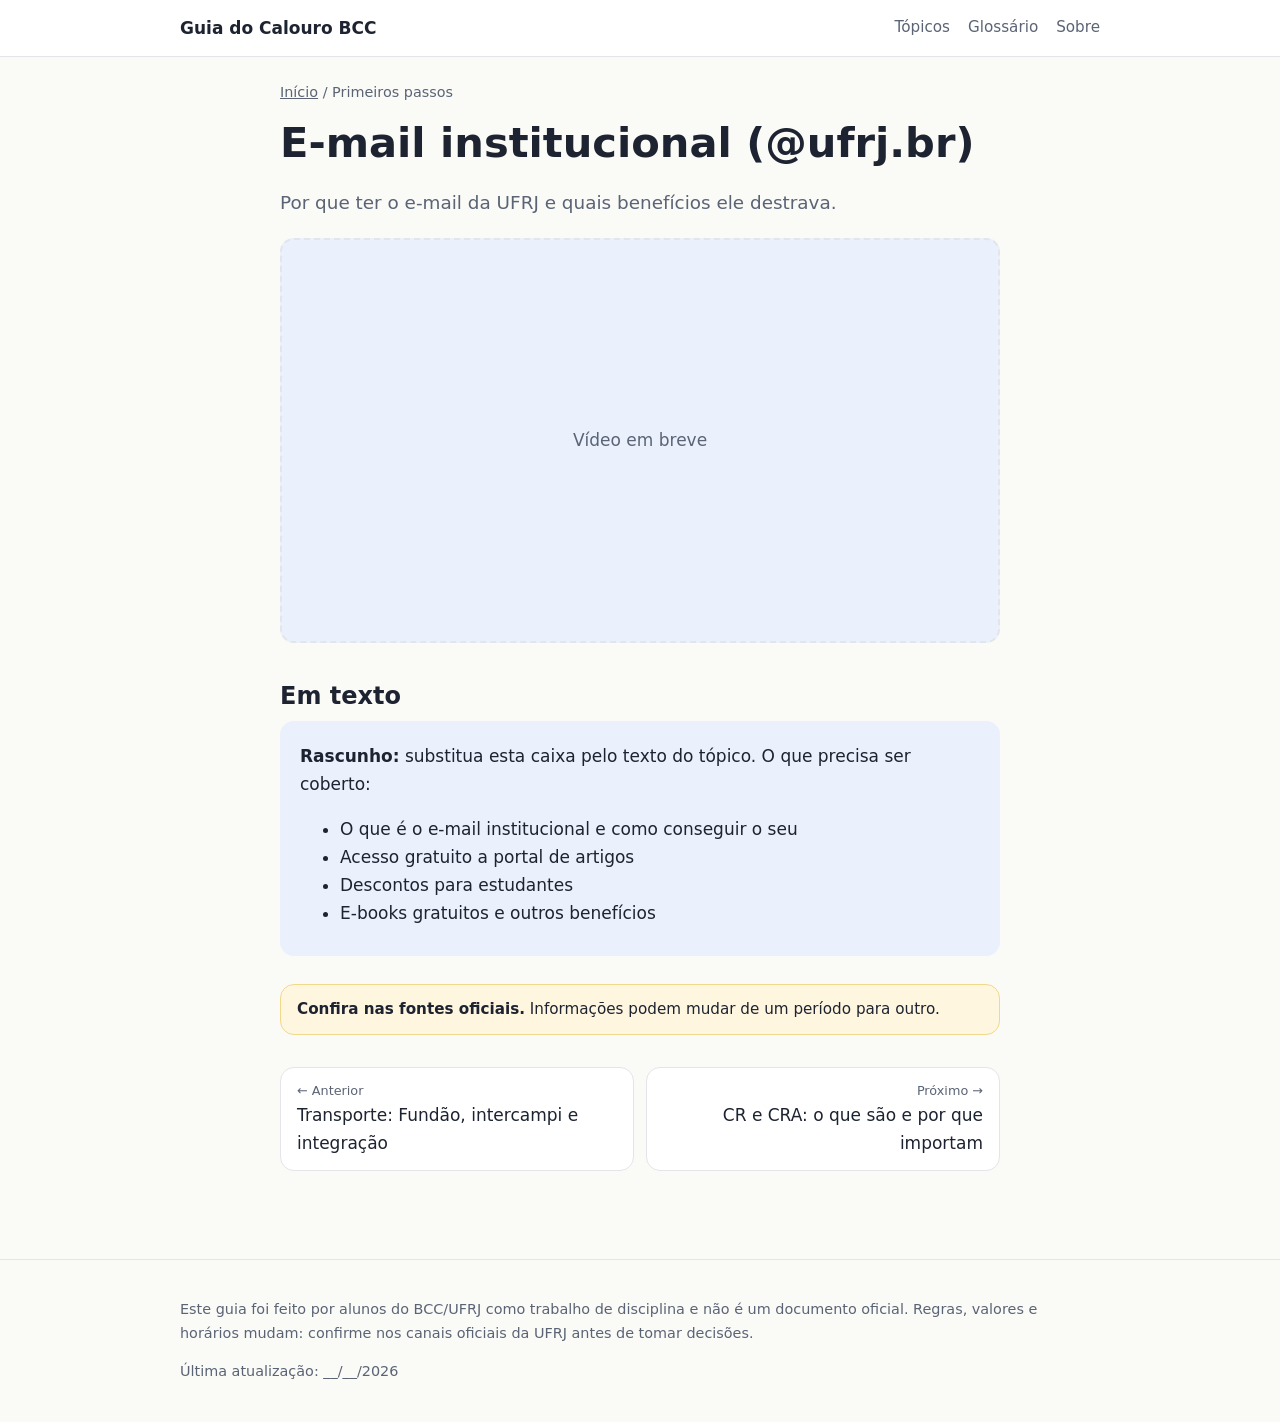
<file: topicos/email-institucional.html>
<!doctype html>
<html lang="pt-BR">
<head>
<meta charset="utf-8">
<meta name="viewport" content="width=device-width, initial-scale=1">
<title>E-mail institucional (@ufrj.br) · Guia do Calouro BCC</title>
<meta name="description" content="Por que ter o e-mail da UFRJ e quais benefícios ele destrava.">
<link rel="stylesheet" href="../style.css">
</head>
<body>
<a class="skip" href="#conteudo">Pular para o conteúdo</a>
<header class="site-header">
  <div class="wrap bar">
    <a class="brand" href="../index.html">Guia do Calouro BCC</a>
    <nav aria-label="Principal">
      <a href="../index.html#topicos">Tópicos</a>
      <a href="../glossario.html">Glossário</a>
      <a href="../index.html#sobre">Sobre</a>
    </nav>
  </div>
</header>
<main id="conteudo" class="wrap article">
  <p class="crumbs"><a href="../index.html">Início</a> / Primeiros passos</p>
  <h1>E-mail institucional (@ufrj.br)</h1>
  <p class="lead">Por que ter o e-mail da UFRJ e quais benefícios ele destrava.</p>

  <section class="video" aria-label="Vídeo">
    <div class="video-frame video-placeholder"><p>Vídeo em breve</p></div>
    <!--
      QUANDO O VÍDEO ESTIVER NO YOUTUBE, troque a div acima por:
      <div class="video-frame">
        <iframe src="https://www.youtube.com/embed/ID_DO_VIDEO"
                title="E-mail institucional (@ufrj.br)" loading="lazy" allowfullscreen></iframe>
      </div>
    -->
  </section>

  <section class="texto">
    <h2>Em texto</h2>
    <div class="rascunho">
      <p><strong>Rascunho:</strong> substitua esta caixa pelo texto do tópico. O que precisa ser coberto:</p>
      <ul>
      <li>O que é o e-mail institucional e como conseguir o seu</li>
      <li>Acesso gratuito a portal de artigos</li>
      <li>Descontos para estudantes</li>
      <li>E-books gratuitos e outros benefícios</li>
      </ul>
    </div>
    <!-- Dica: use <h3> para subtítulos, <ul> para listas e <a href="..."> para as fontes oficiais. -->
  </section>

  <aside class="aviso">
    <strong>Confira nas fontes oficiais.</strong> Informações podem mudar de um período para outro.
    <!-- Liste aqui os links oficiais usados neste tópico. -->
  </aside>

  <nav class="pager" aria-label="Navegação entre tópicos"><a class="prev" href="transporte.html"><span>← Anterior</span>Transporte: Fundão, intercampi e integração</a><a class="next" href="cr-cra.html"><span>Próximo →</span>CR e CRA: o que são e por que importam</a></nav>
</main>
<footer class="site-footer">
  <div class="wrap">
    <p>Este guia foi feito por alunos do BCC/UFRJ como trabalho de disciplina e não é um documento oficial. Regras, valores e horários mudam: confirme nos canais oficiais da UFRJ antes de tomar decisões.</p>
    <p>Última atualização: __/__/2026</p>
  </div>
</footer>
</body>
</html>
</file>
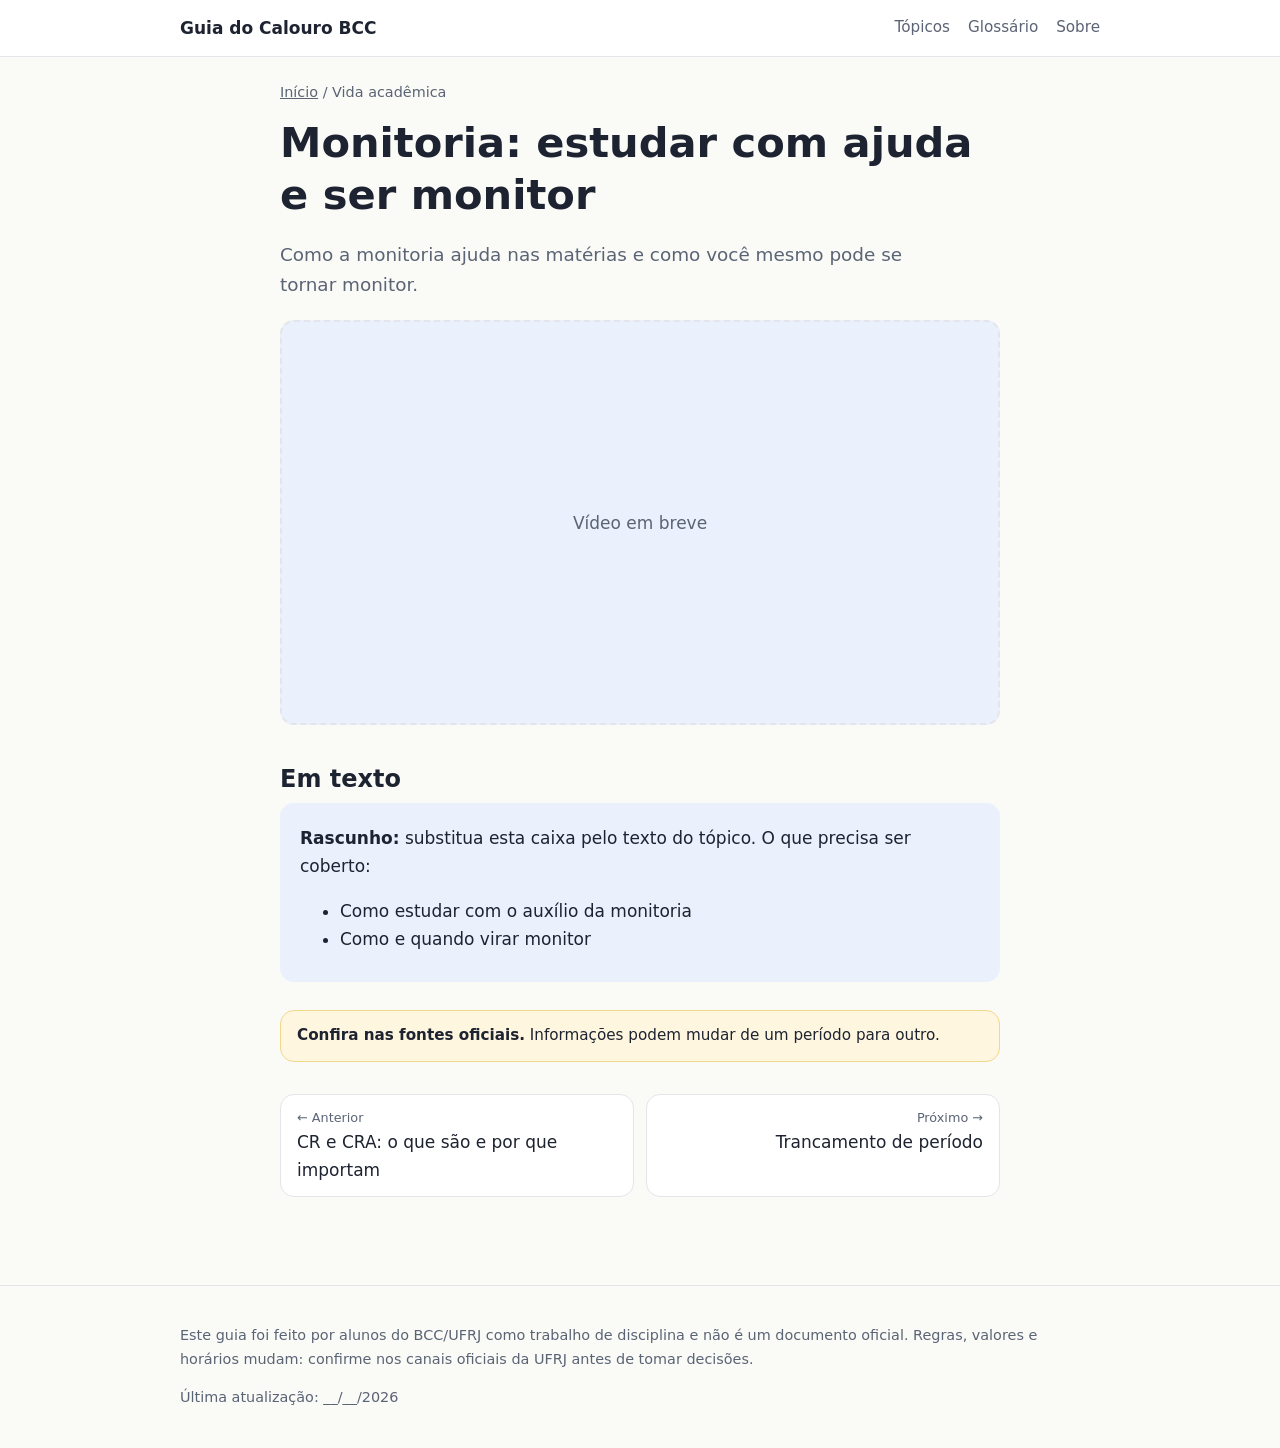
<file: topicos/monitoria.html>
<!doctype html>
<html lang="pt-BR">
<head>
<meta charset="utf-8">
<meta name="viewport" content="width=device-width, initial-scale=1">
<title>Monitoria: estudar com ajuda e ser monitor · Guia do Calouro BCC</title>
<meta name="description" content="Como a monitoria ajuda nas matérias e como você mesmo pode se tornar monitor.">
<link rel="stylesheet" href="../style.css">
</head>
<body>
<a class="skip" href="#conteudo">Pular para o conteúdo</a>
<header class="site-header">
  <div class="wrap bar">
    <a class="brand" href="../index.html">Guia do Calouro BCC</a>
    <nav aria-label="Principal">
      <a href="../index.html#topicos">Tópicos</a>
      <a href="../glossario.html">Glossário</a>
      <a href="../index.html#sobre">Sobre</a>
    </nav>
  </div>
</header>
<main id="conteudo" class="wrap article">
  <p class="crumbs"><a href="../index.html">Início</a> / Vida acadêmica</p>
  <h1>Monitoria: estudar com ajuda e ser monitor</h1>
  <p class="lead">Como a monitoria ajuda nas matérias e como você mesmo pode se tornar monitor.</p>

  <section class="video" aria-label="Vídeo">
    <div class="video-frame video-placeholder"><p>Vídeo em breve</p></div>
    <!--
      QUANDO O VÍDEO ESTIVER NO YOUTUBE, troque a div acima por:
      <div class="video-frame">
        <iframe src="https://www.youtube.com/embed/ID_DO_VIDEO"
                title="Monitoria: estudar com ajuda e ser monitor" loading="lazy" allowfullscreen></iframe>
      </div>
    -->
  </section>

  <section class="texto">
    <h2>Em texto</h2>
    <div class="rascunho">
      <p><strong>Rascunho:</strong> substitua esta caixa pelo texto do tópico. O que precisa ser coberto:</p>
      <ul>
      <li>Como estudar com o auxílio da monitoria</li>
      <li>Como e quando virar monitor</li>
      </ul>
    </div>
    <!-- Dica: use <h3> para subtítulos, <ul> para listas e <a href="..."> para as fontes oficiais. -->
  </section>

  <aside class="aviso">
    <strong>Confira nas fontes oficiais.</strong> Informações podem mudar de um período para outro.
    <!-- Liste aqui os links oficiais usados neste tópico. -->
  </aside>

  <nav class="pager" aria-label="Navegação entre tópicos"><a class="prev" href="cr-cra.html"><span>← Anterior</span>CR e CRA: o que são e por que importam</a><a class="next" href="trancamento.html"><span>Próximo →</span>Trancamento de período</a></nav>
</main>
<footer class="site-footer">
  <div class="wrap">
    <p>Este guia foi feito por alunos do BCC/UFRJ como trabalho de disciplina e não é um documento oficial. Regras, valores e horários mudam: confirme nos canais oficiais da UFRJ antes de tomar decisões.</p>
    <p>Última atualização: __/__/2026</p>
  </div>
</footer>
</body>
</html>
</file>
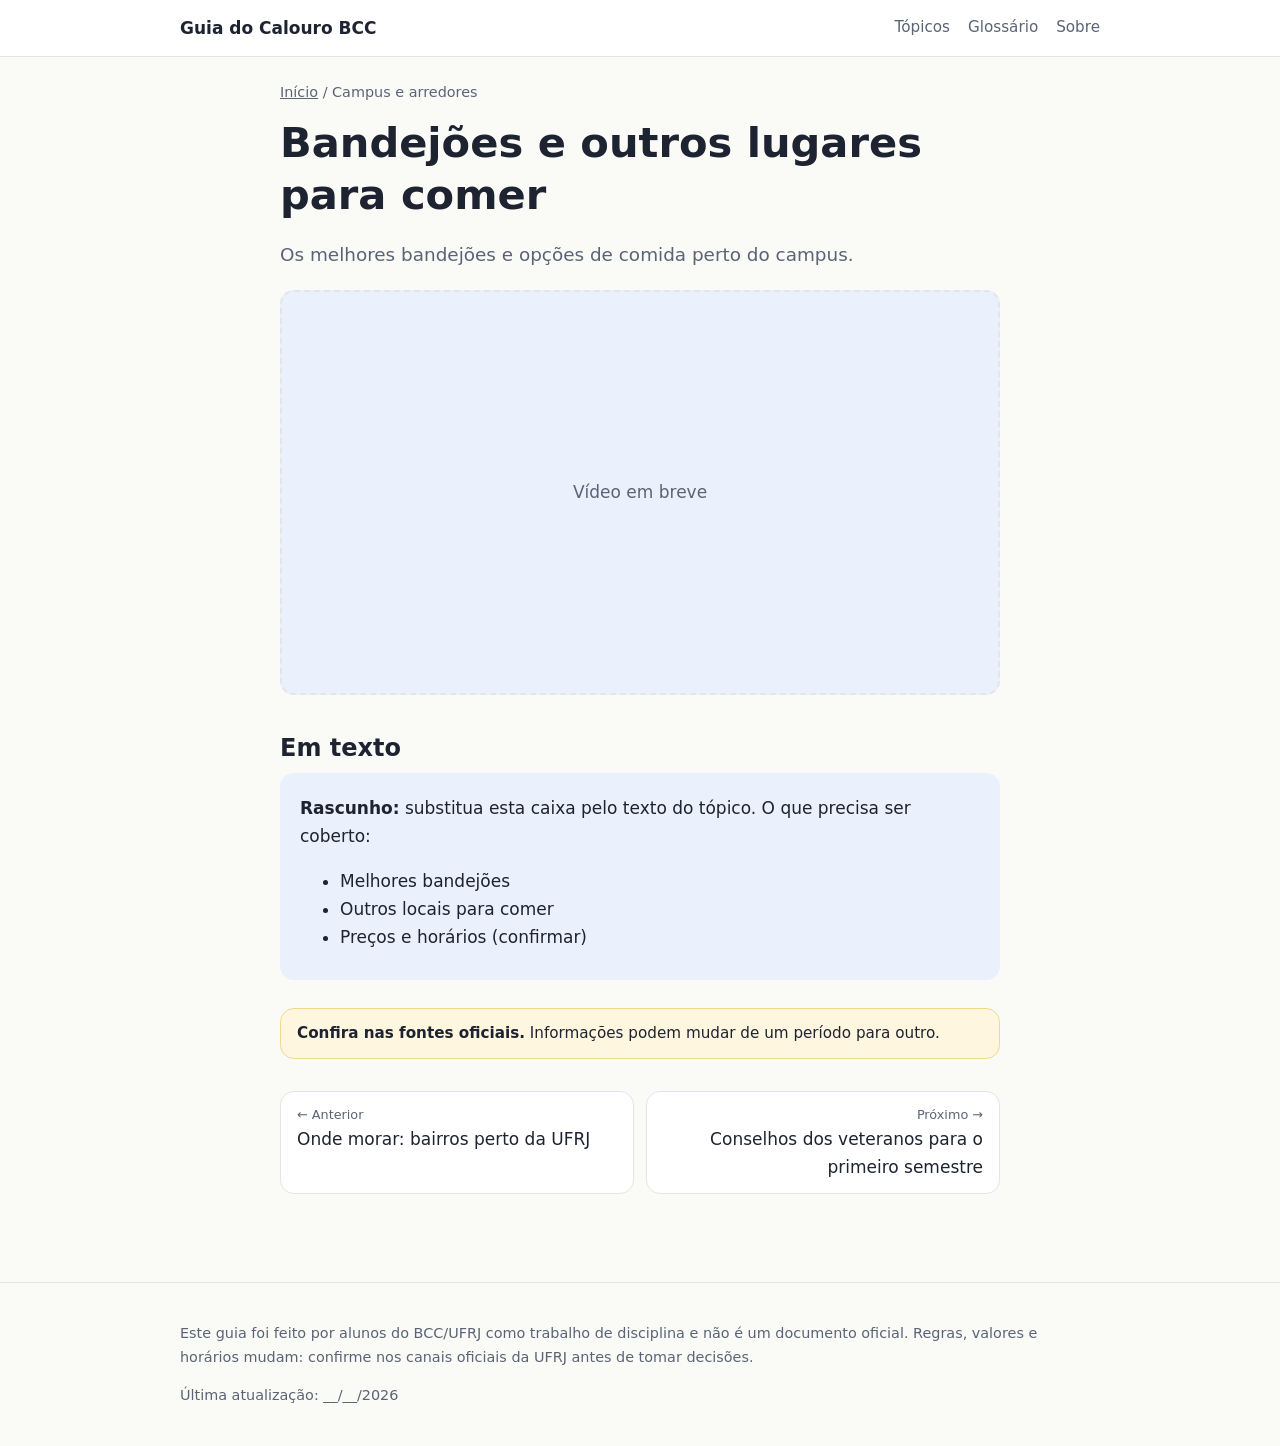
<file: topicos/onde-comer.html>
<!doctype html>
<html lang="pt-BR">
<head>
<meta charset="utf-8">
<meta name="viewport" content="width=device-width, initial-scale=1">
<title>Bandejões e outros lugares para comer · Guia do Calouro BCC</title>
<meta name="description" content="Os melhores bandejões e opções de comida perto do campus.">
<link rel="stylesheet" href="../style.css">
</head>
<body>
<a class="skip" href="#conteudo">Pular para o conteúdo</a>
<header class="site-header">
  <div class="wrap bar">
    <a class="brand" href="../index.html">Guia do Calouro BCC</a>
    <nav aria-label="Principal">
      <a href="../index.html#topicos">Tópicos</a>
      <a href="../glossario.html">Glossário</a>
      <a href="../index.html#sobre">Sobre</a>
    </nav>
  </div>
</header>
<main id="conteudo" class="wrap article">
  <p class="crumbs"><a href="../index.html">Início</a> / Campus e arredores</p>
  <h1>Bandejões e outros lugares para comer</h1>
  <p class="lead">Os melhores bandejões e opções de comida perto do campus.</p>

  <section class="video" aria-label="Vídeo">
    <div class="video-frame video-placeholder"><p>Vídeo em breve</p></div>
    <!--
      QUANDO O VÍDEO ESTIVER NO YOUTUBE, troque a div acima por:
      <div class="video-frame">
        <iframe src="https://www.youtube.com/embed/ID_DO_VIDEO"
                title="Bandejões e outros lugares para comer" loading="lazy" allowfullscreen></iframe>
      </div>
    -->
  </section>

  <section class="texto">
    <h2>Em texto</h2>
    <div class="rascunho">
      <p><strong>Rascunho:</strong> substitua esta caixa pelo texto do tópico. O que precisa ser coberto:</p>
      <ul>
      <li>Melhores bandejões</li>
      <li>Outros locais para comer</li>
      <li>Preços e horários (confirmar)</li>
      </ul>
    </div>
    <!-- Dica: use <h3> para subtítulos, <ul> para listas e <a href="..."> para as fontes oficiais. -->
  </section>

  <aside class="aviso">
    <strong>Confira nas fontes oficiais.</strong> Informações podem mudar de um período para outro.
    <!-- Liste aqui os links oficiais usados neste tópico. -->
  </aside>

  <nav class="pager" aria-label="Navegação entre tópicos"><a class="prev" href="bairros.html"><span>← Anterior</span>Onde morar: bairros perto da UFRJ</a><a class="next" href="conselhos-veteranos.html"><span>Próximo →</span>Conselhos dos veteranos para o primeiro semestre</a></nav>
</main>
<footer class="site-footer">
  <div class="wrap">
    <p>Este guia foi feito por alunos do BCC/UFRJ como trabalho de disciplina e não é um documento oficial. Regras, valores e horários mudam: confirme nos canais oficiais da UFRJ antes de tomar decisões.</p>
    <p>Última atualização: __/__/2026</p>
  </div>
</footer>
</body>
</html>
</file>
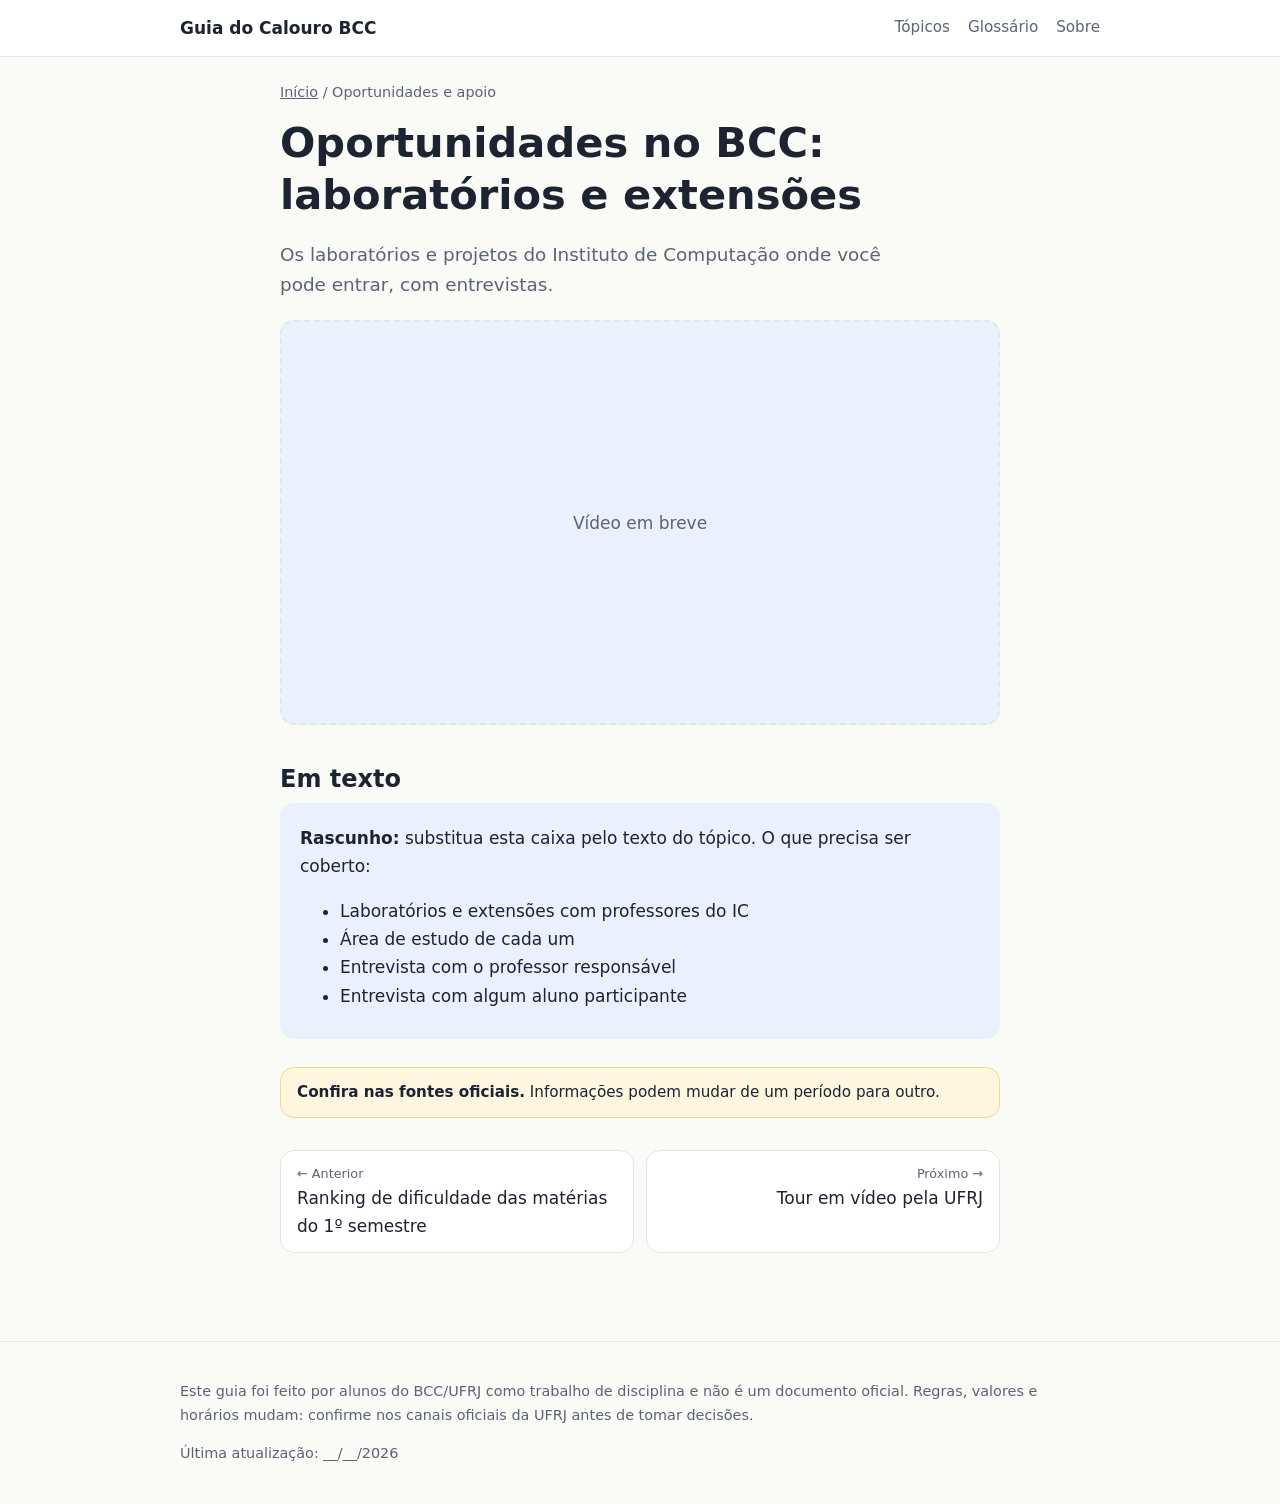
<file: topicos/oportunidades-bcc.html>
<!doctype html>
<html lang="pt-BR">
<head>
<meta charset="utf-8">
<meta name="viewport" content="width=device-width, initial-scale=1">
<title>Oportunidades no BCC: laboratórios e extensões · Guia do Calouro BCC</title>
<meta name="description" content="Os laboratórios e projetos do Instituto de Computação onde você pode entrar, com entrevistas.">
<link rel="stylesheet" href="../style.css">
</head>
<body>
<a class="skip" href="#conteudo">Pular para o conteúdo</a>
<header class="site-header">
  <div class="wrap bar">
    <a class="brand" href="../index.html">Guia do Calouro BCC</a>
    <nav aria-label="Principal">
      <a href="../index.html#topicos">Tópicos</a>
      <a href="../glossario.html">Glossário</a>
      <a href="../index.html#sobre">Sobre</a>
    </nav>
  </div>
</header>
<main id="conteudo" class="wrap article">
  <p class="crumbs"><a href="../index.html">Início</a> / Oportunidades e apoio</p>
  <h1>Oportunidades no BCC: laboratórios e extensões</h1>
  <p class="lead">Os laboratórios e projetos do Instituto de Computação onde você pode entrar, com entrevistas.</p>

  <section class="video" aria-label="Vídeo">
    <div class="video-frame video-placeholder"><p>Vídeo em breve</p></div>
    <!--
      QUANDO O VÍDEO ESTIVER NO YOUTUBE, troque a div acima por:
      <div class="video-frame">
        <iframe src="https://www.youtube.com/embed/ID_DO_VIDEO"
                title="Oportunidades no BCC: laboratórios e extensões" loading="lazy" allowfullscreen></iframe>
      </div>
    -->
  </section>

  <section class="texto">
    <h2>Em texto</h2>
    <div class="rascunho">
      <p><strong>Rascunho:</strong> substitua esta caixa pelo texto do tópico. O que precisa ser coberto:</p>
      <ul>
      <li>Laboratórios e extensões com professores do IC</li>
      <li>Área de estudo de cada um</li>
      <li>Entrevista com o professor responsável</li>
      <li>Entrevista com algum aluno participante</li>
      </ul>
    </div>
    <!-- Dica: use <h3> para subtítulos, <ul> para listas e <a href="..."> para as fontes oficiais. -->
  </section>

  <aside class="aviso">
    <strong>Confira nas fontes oficiais.</strong> Informações podem mudar de um período para outro.
    <!-- Liste aqui os links oficiais usados neste tópico. -->
  </aside>

  <nav class="pager" aria-label="Navegação entre tópicos"><a class="prev" href="dificuldade-materias.html"><span>← Anterior</span>Ranking de dificuldade das matérias do 1º semestre</a><a class="next" href="tour-ufrj.html"><span>Próximo →</span>Tour em vídeo pela UFRJ</a></nav>
</main>
<footer class="site-footer">
  <div class="wrap">
    <p>Este guia foi feito por alunos do BCC/UFRJ como trabalho de disciplina e não é um documento oficial. Regras, valores e horários mudam: confirme nos canais oficiais da UFRJ antes de tomar decisões.</p>
    <p>Última atualização: __/__/2026</p>
  </div>
</footer>
</body>
</html>
</file>
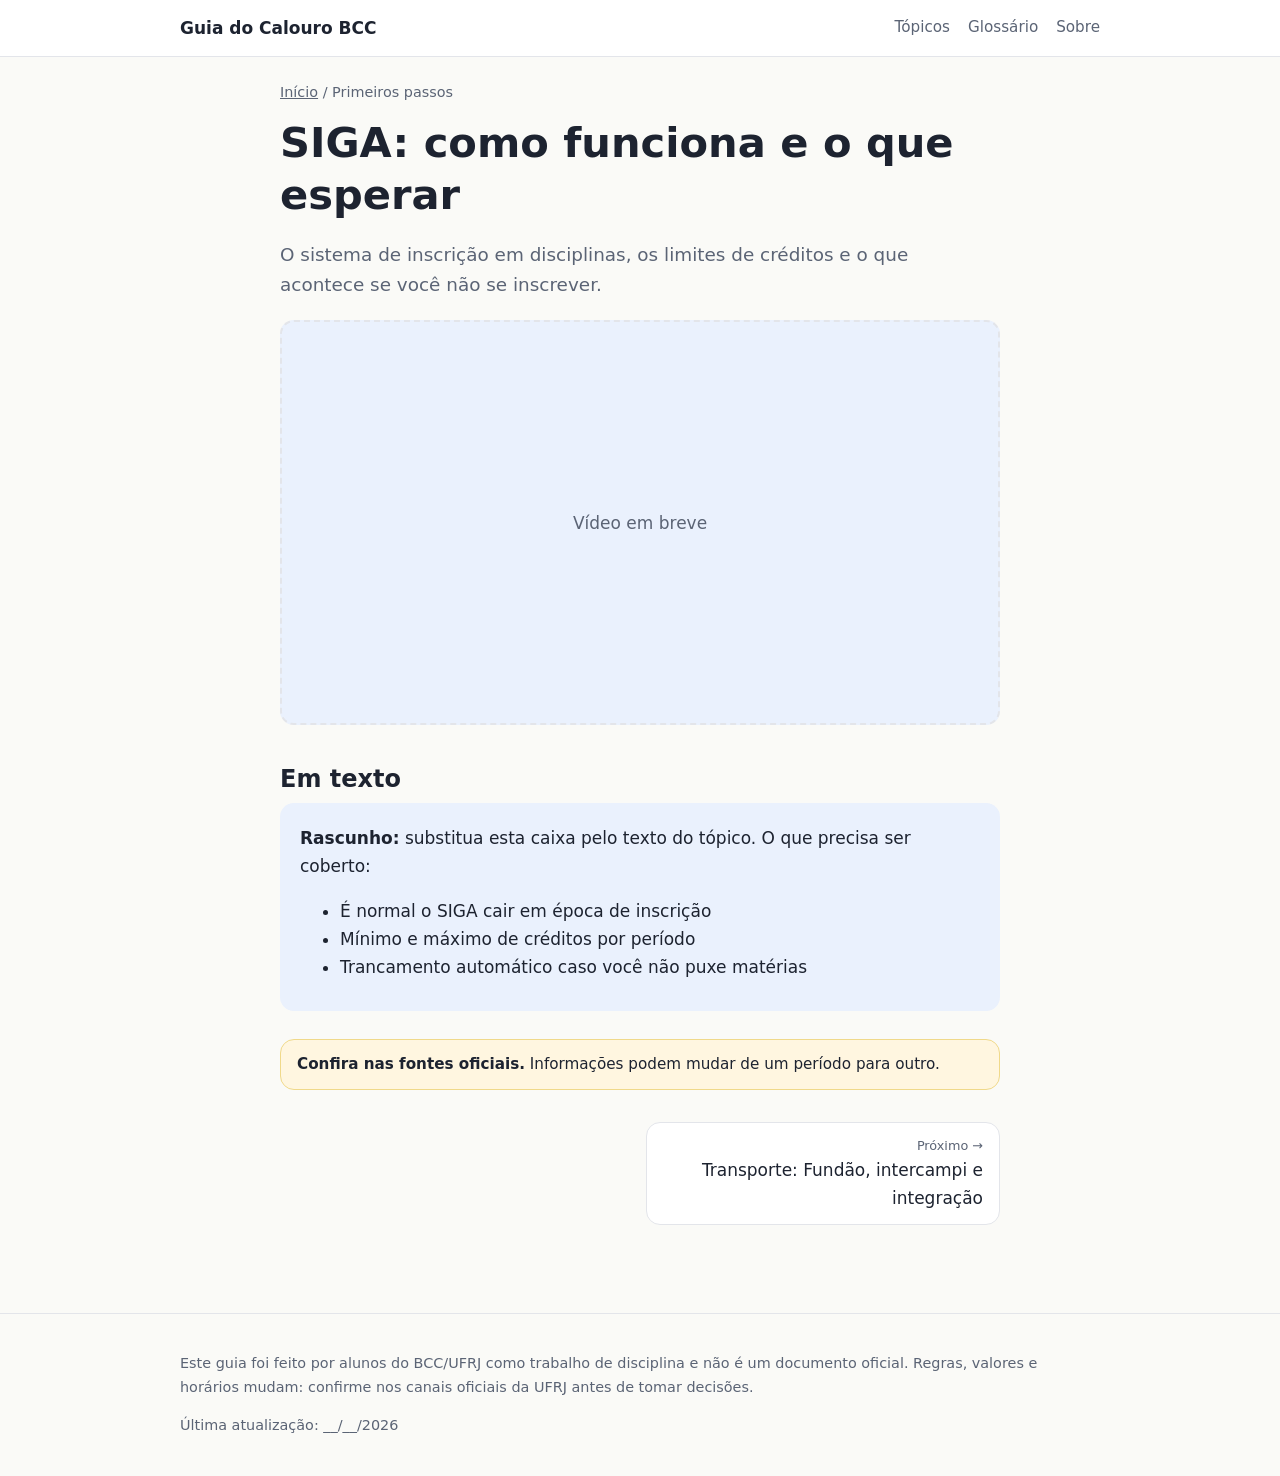
<file: topicos/siga.html>
<!doctype html>
<html lang="pt-BR">
<head>
<meta charset="utf-8">
<meta name="viewport" content="width=device-width, initial-scale=1">
<title>SIGA: como funciona e o que esperar · Guia do Calouro BCC</title>
<meta name="description" content="O sistema de inscrição em disciplinas, os limites de créditos e o que acontece se você não se inscrever.">
<link rel="stylesheet" href="../style.css">
</head>
<body>
<a class="skip" href="#conteudo">Pular para o conteúdo</a>
<header class="site-header">
  <div class="wrap bar">
    <a class="brand" href="../index.html">Guia do Calouro BCC</a>
    <nav aria-label="Principal">
      <a href="../index.html#topicos">Tópicos</a>
      <a href="../glossario.html">Glossário</a>
      <a href="../index.html#sobre">Sobre</a>
    </nav>
  </div>
</header>
<main id="conteudo" class="wrap article">
  <p class="crumbs"><a href="../index.html">Início</a> / Primeiros passos</p>
  <h1>SIGA: como funciona e o que esperar</h1>
  <p class="lead">O sistema de inscrição em disciplinas, os limites de créditos e o que acontece se você não se inscrever.</p>

  <section class="video" aria-label="Vídeo">
    <div class="video-frame video-placeholder"><p>Vídeo em breve</p></div>
    <!--
      QUANDO O VÍDEO ESTIVER NO YOUTUBE, troque a div acima por:
      <div class="video-frame">
        <iframe src="https://www.youtube.com/embed/ID_DO_VIDEO"
                title="SIGA: como funciona e o que esperar" loading="lazy" allowfullscreen></iframe>
      </div>
    -->
  </section>

  <section class="texto">
    <h2>Em texto</h2>
    <div class="rascunho">
      <p><strong>Rascunho:</strong> substitua esta caixa pelo texto do tópico. O que precisa ser coberto:</p>
      <ul>
      <li>É normal o SIGA cair em época de inscrição</li>
      <li>Mínimo e máximo de créditos por período</li>
      <li>Trancamento automático caso você não puxe matérias</li>
      </ul>
    </div>
    <!-- Dica: use <h3> para subtítulos, <ul> para listas e <a href="..."> para as fontes oficiais. -->
  </section>

  <aside class="aviso">
    <strong>Confira nas fontes oficiais.</strong> Informações podem mudar de um período para outro.
    <!-- Liste aqui os links oficiais usados neste tópico. -->
  </aside>

  <nav class="pager" aria-label="Navegação entre tópicos"><a class="next" href="transporte.html"><span>Próximo →</span>Transporte: Fundão, intercampi e integração</a></nav>
</main>
<footer class="site-footer">
  <div class="wrap">
    <p>Este guia foi feito por alunos do BCC/UFRJ como trabalho de disciplina e não é um documento oficial. Regras, valores e horários mudam: confirme nos canais oficiais da UFRJ antes de tomar decisões.</p>
    <p>Última atualização: __/__/2026</p>
  </div>
</footer>
</body>
</html>
</file>
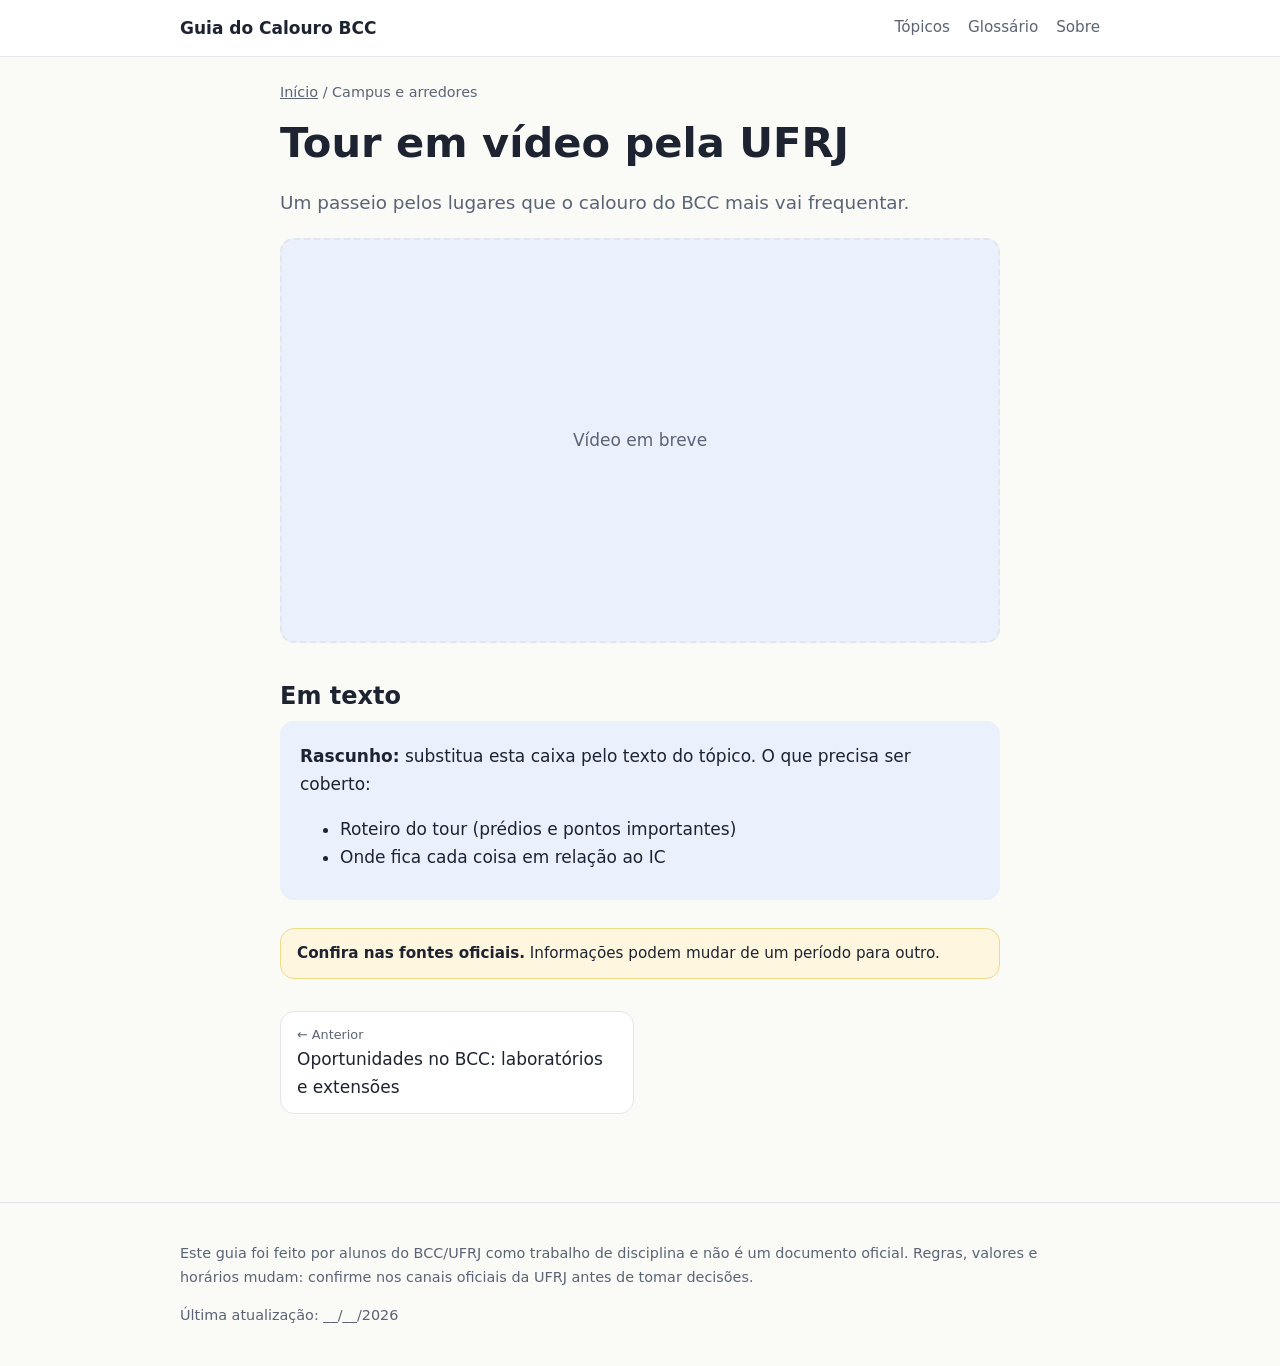
<file: topicos/tour-ufrj.html>
<!doctype html>
<html lang="pt-BR">
<head>
<meta charset="utf-8">
<meta name="viewport" content="width=device-width, initial-scale=1">
<title>Tour em vídeo pela UFRJ · Guia do Calouro BCC</title>
<meta name="description" content="Um passeio pelos lugares que o calouro do BCC mais vai frequentar.">
<link rel="stylesheet" href="../style.css">
</head>
<body>
<a class="skip" href="#conteudo">Pular para o conteúdo</a>
<header class="site-header">
  <div class="wrap bar">
    <a class="brand" href="../index.html">Guia do Calouro BCC</a>
    <nav aria-label="Principal">
      <a href="../index.html#topicos">Tópicos</a>
      <a href="../glossario.html">Glossário</a>
      <a href="../index.html#sobre">Sobre</a>
    </nav>
  </div>
</header>
<main id="conteudo" class="wrap article">
  <p class="crumbs"><a href="../index.html">Início</a> / Campus e arredores</p>
  <h1>Tour em vídeo pela UFRJ</h1>
  <p class="lead">Um passeio pelos lugares que o calouro do BCC mais vai frequentar.</p>

  <section class="video" aria-label="Vídeo">
    <div class="video-frame video-placeholder"><p>Vídeo em breve</p></div>
    <!--
      QUANDO O VÍDEO ESTIVER NO YOUTUBE, troque a div acima por:
      <div class="video-frame">
        <iframe src="https://www.youtube.com/embed/ID_DO_VIDEO"
                title="Tour em vídeo pela UFRJ" loading="lazy" allowfullscreen></iframe>
      </div>
    -->
  </section>

  <section class="texto">
    <h2>Em texto</h2>
    <div class="rascunho">
      <p><strong>Rascunho:</strong> substitua esta caixa pelo texto do tópico. O que precisa ser coberto:</p>
      <ul>
      <li>Roteiro do tour (prédios e pontos importantes)</li>
      <li>Onde fica cada coisa em relação ao IC</li>
      </ul>
    </div>
    <!-- Dica: use <h3> para subtítulos, <ul> para listas e <a href="..."> para as fontes oficiais. -->
  </section>

  <aside class="aviso">
    <strong>Confira nas fontes oficiais.</strong> Informações podem mudar de um período para outro.
    <!-- Liste aqui os links oficiais usados neste tópico. -->
  </aside>

  <nav class="pager" aria-label="Navegação entre tópicos"><a class="prev" href="oportunidades-bcc.html"><span>← Anterior</span>Oportunidades no BCC: laboratórios e extensões</a></nav>
</main>
<footer class="site-footer">
  <div class="wrap">
    <p>Este guia foi feito por alunos do BCC/UFRJ como trabalho de disciplina e não é um documento oficial. Regras, valores e horários mudam: confirme nos canais oficiais da UFRJ antes de tomar decisões.</p>
    <p>Última atualização: __/__/2026</p>
  </div>
</footer>
</body>
</html>
</file>
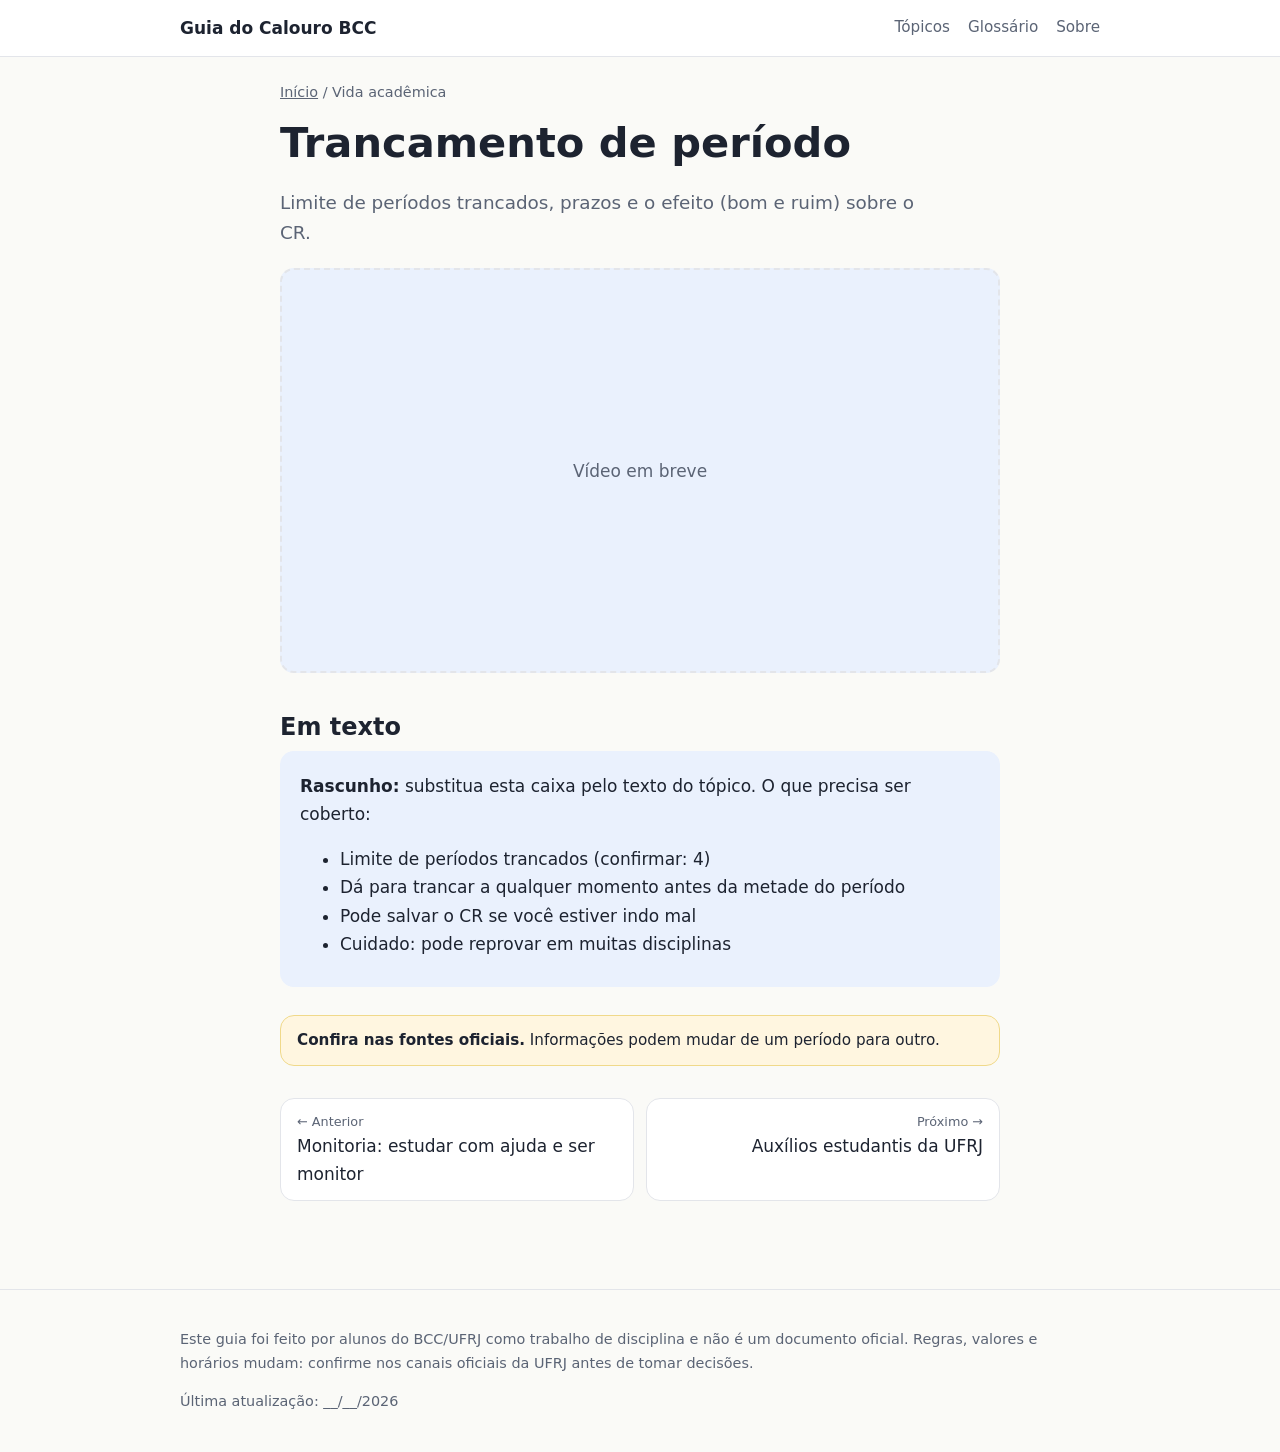
<file: topicos/trancamento.html>
<!doctype html>
<html lang="pt-BR">
<head>
<meta charset="utf-8">
<meta name="viewport" content="width=device-width, initial-scale=1">
<title>Trancamento de período · Guia do Calouro BCC</title>
<meta name="description" content="Limite de períodos trancados, prazos e o efeito (bom e ruim) sobre o CR.">
<link rel="stylesheet" href="../style.css">
</head>
<body>
<a class="skip" href="#conteudo">Pular para o conteúdo</a>
<header class="site-header">
  <div class="wrap bar">
    <a class="brand" href="../index.html">Guia do Calouro BCC</a>
    <nav aria-label="Principal">
      <a href="../index.html#topicos">Tópicos</a>
      <a href="../glossario.html">Glossário</a>
      <a href="../index.html#sobre">Sobre</a>
    </nav>
  </div>
</header>
<main id="conteudo" class="wrap article">
  <p class="crumbs"><a href="../index.html">Início</a> / Vida acadêmica</p>
  <h1>Trancamento de período</h1>
  <p class="lead">Limite de períodos trancados, prazos e o efeito (bom e ruim) sobre o CR.</p>

  <section class="video" aria-label="Vídeo">
    <div class="video-frame video-placeholder"><p>Vídeo em breve</p></div>
    <!--
      QUANDO O VÍDEO ESTIVER NO YOUTUBE, troque a div acima por:
      <div class="video-frame">
        <iframe src="https://www.youtube.com/embed/ID_DO_VIDEO"
                title="Trancamento de período" loading="lazy" allowfullscreen></iframe>
      </div>
    -->
  </section>

  <section class="texto">
    <h2>Em texto</h2>
    <div class="rascunho">
      <p><strong>Rascunho:</strong> substitua esta caixa pelo texto do tópico. O que precisa ser coberto:</p>
      <ul>
      <li>Limite de períodos trancados (confirmar: 4)</li>
      <li>Dá para trancar a qualquer momento antes da metade do período</li>
      <li>Pode salvar o CR se você estiver indo mal</li>
      <li>Cuidado: pode reprovar em muitas disciplinas</li>
      </ul>
    </div>
    <!-- Dica: use <h3> para subtítulos, <ul> para listas e <a href="..."> para as fontes oficiais. -->
  </section>

  <aside class="aviso">
    <strong>Confira nas fontes oficiais.</strong> Informações podem mudar de um período para outro.
    <!-- Liste aqui os links oficiais usados neste tópico. -->
  </aside>

  <nav class="pager" aria-label="Navegação entre tópicos"><a class="prev" href="monitoria.html"><span>← Anterior</span>Monitoria: estudar com ajuda e ser monitor</a><a class="next" href="auxilios.html"><span>Próximo →</span>Auxílios estudantis da UFRJ</a></nav>
</main>
<footer class="site-footer">
  <div class="wrap">
    <p>Este guia foi feito por alunos do BCC/UFRJ como trabalho de disciplina e não é um documento oficial. Regras, valores e horários mudam: confirme nos canais oficiais da UFRJ antes de tomar decisões.</p>
    <p>Última atualização: __/__/2026</p>
  </div>
</footer>
</body>
</html>
</file>
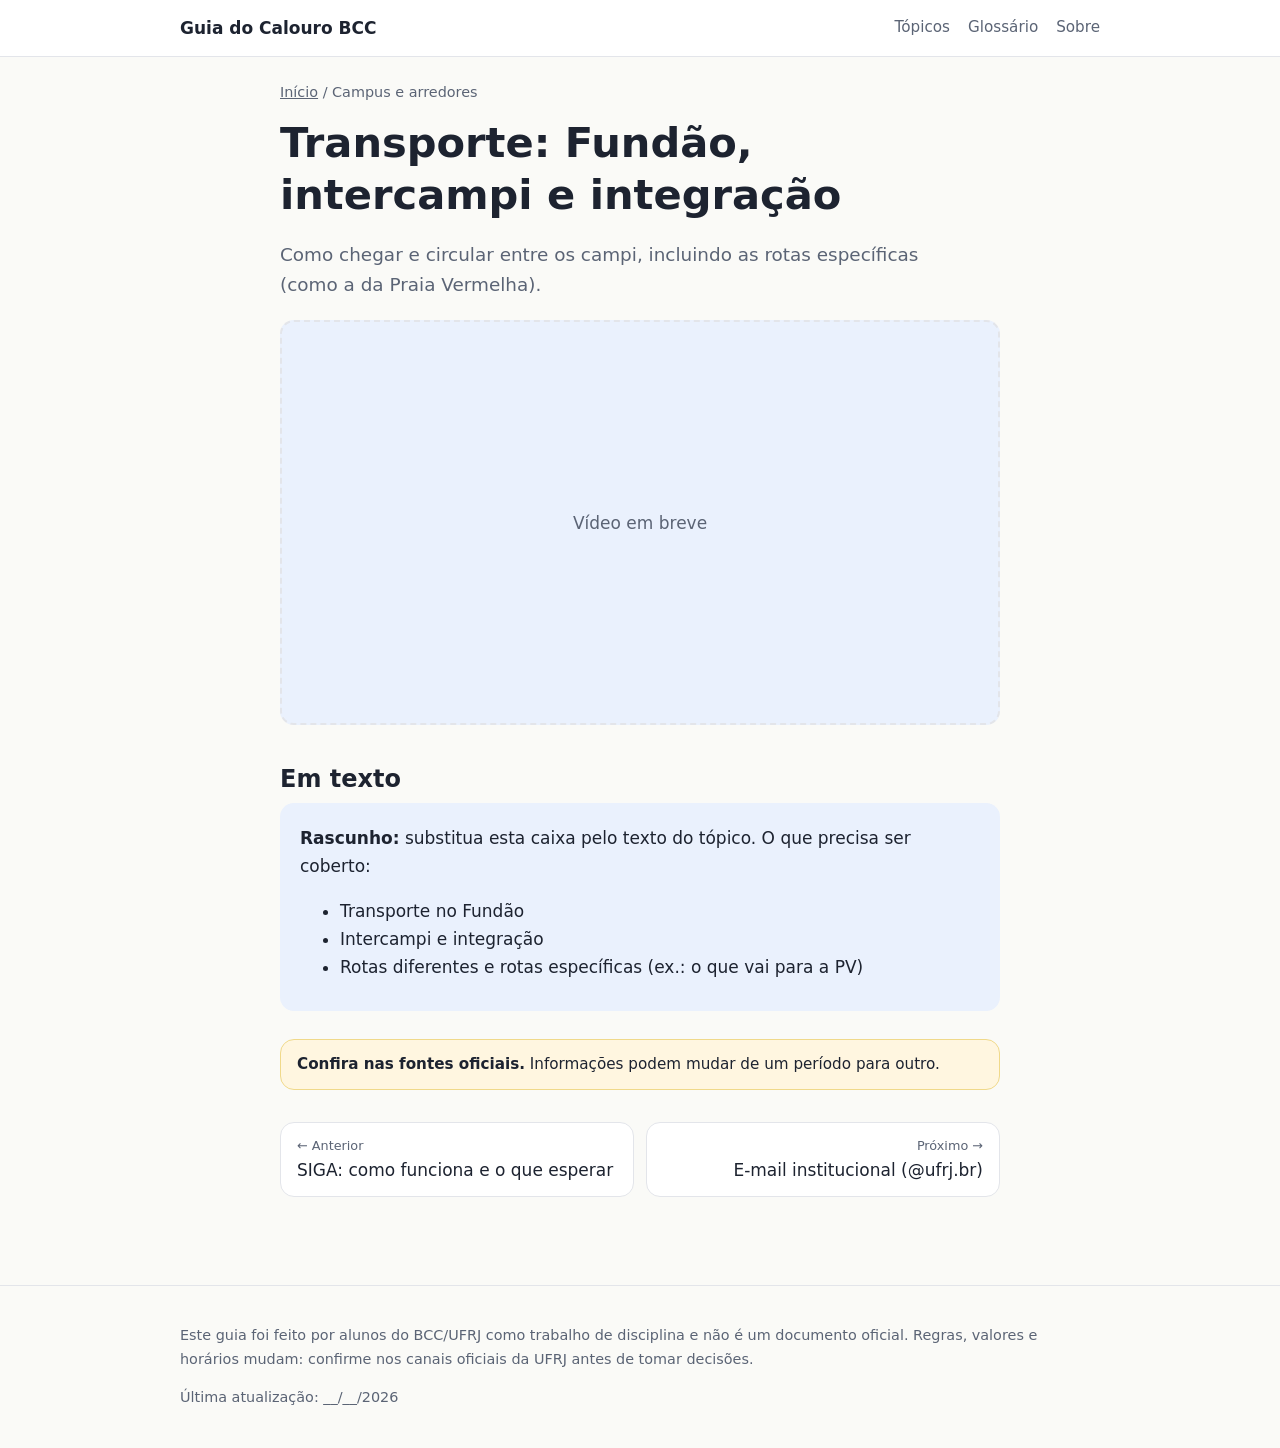
<file: topicos/transporte.html>
<!doctype html>
<html lang="pt-BR">
<head>
<meta charset="utf-8">
<meta name="viewport" content="width=device-width, initial-scale=1">
<title>Transporte: Fundão, intercampi e integração · Guia do Calouro BCC</title>
<meta name="description" content="Como chegar e circular entre os campi, incluindo as rotas específicas (como a da Praia Vermelha).">
<link rel="stylesheet" href="../style.css">
</head>
<body>
<a class="skip" href="#conteudo">Pular para o conteúdo</a>
<header class="site-header">
  <div class="wrap bar">
    <a class="brand" href="../index.html">Guia do Calouro BCC</a>
    <nav aria-label="Principal">
      <a href="../index.html#topicos">Tópicos</a>
      <a href="../glossario.html">Glossário</a>
      <a href="../index.html#sobre">Sobre</a>
    </nav>
  </div>
</header>
<main id="conteudo" class="wrap article">
  <p class="crumbs"><a href="../index.html">Início</a> / Campus e arredores</p>
  <h1>Transporte: Fundão, intercampi e integração</h1>
  <p class="lead">Como chegar e circular entre os campi, incluindo as rotas específicas (como a da Praia Vermelha).</p>

  <section class="video" aria-label="Vídeo">
    <div class="video-frame video-placeholder"><p>Vídeo em breve</p></div>
    <!--
      QUANDO O VÍDEO ESTIVER NO YOUTUBE, troque a div acima por:
      <div class="video-frame">
        <iframe src="https://www.youtube.com/embed/ID_DO_VIDEO"
                title="Transporte: Fundão, intercampi e integração" loading="lazy" allowfullscreen></iframe>
      </div>
    -->
  </section>

  <section class="texto">
    <h2>Em texto</h2>
    <div class="rascunho">
      <p><strong>Rascunho:</strong> substitua esta caixa pelo texto do tópico. O que precisa ser coberto:</p>
      <ul>
      <li>Transporte no Fundão</li>
      <li>Intercampi e integração</li>
      <li>Rotas diferentes e rotas específicas (ex.: o que vai para a PV)</li>
      </ul>
    </div>
    <!-- Dica: use <h3> para subtítulos, <ul> para listas e <a href="..."> para as fontes oficiais. -->
  </section>

  <aside class="aviso">
    <strong>Confira nas fontes oficiais.</strong> Informações podem mudar de um período para outro.
    <!-- Liste aqui os links oficiais usados neste tópico. -->
  </aside>

  <nav class="pager" aria-label="Navegação entre tópicos"><a class="prev" href="siga.html"><span>← Anterior</span>SIGA: como funciona e o que esperar</a><a class="next" href="email-institucional.html"><span>Próximo →</span>E-mail institucional (@ufrj.br)</a></nav>
</main>
<footer class="site-footer">
  <div class="wrap">
    <p>Este guia foi feito por alunos do BCC/UFRJ como trabalho de disciplina e não é um documento oficial. Regras, valores e horários mudam: confirme nos canais oficiais da UFRJ antes de tomar decisões.</p>
    <p>Última atualização: __/__/2026</p>
  </div>
</footer>
</body>
</html>
</file>
<file: style.css>
:root {
  --bg: #fafaf7;
  --fg: #1d2330;
  --muted: #5b6475;
  --card: #ffffff;
  --line: #e3e5ea;
  --accent: #1b5fd1;
  --accent-fg: #ffffff;
  --soft: #eaf1fd;
  --warn: #fff6e0;
  --warn-line: #f0d98a;
  --radius: 14px;
}

@media (prefers-color-scheme: dark) {
  :root {
    --bg: #12151c;
    --fg: #e8eaf0;
    --muted: #a0a8b8;
    --card: #1a1f2a;
    --line: #2b3242;
    --accent: #7aa7ff;
    --accent-fg: #0c1220;
    --soft: #1c2740;
    --warn: #2a2410;
    --warn-line: #5a4a14;
  }
}

* { box-sizing: border-box; }
html { scroll-behavior: smooth; }

body {
  margin: 0;
  background: var(--bg);
  color: var(--fg);
  font: 17px/1.65 system-ui, -apple-system, "Segoe UI", Roboto, sans-serif;
}

a { color: var(--accent); }
h1, h2, h3 { line-height: 1.25; }
h1 { font-size: clamp(1.8rem, 5vw, 2.6rem); margin: 0.3em 0; }
h2 { font-size: 1.5rem; margin: 1.6em 0 0.4em; }
h3 { font-size: 1.1rem; margin: 0.3em 0; }

.wrap { max-width: 960px; margin: 0 auto; padding: 0 20px; }
.article { max-width: 760px; padding-bottom: 40px; }

.skip { position: absolute; left: -999px; top: 0; background: var(--accent); color: var(--accent-fg); padding: 8px 12px; z-index: 10; }
.skip:focus { left: 8px; top: 8px; }

/* Cabeçalho */
.site-header { background: var(--card); border-bottom: 1px solid var(--line); position: sticky; top: 0; z-index: 5; }
.bar { display: flex; align-items: center; justify-content: space-between; gap: 16px; min-height: 56px; flex-wrap: wrap; }
.brand { font-weight: 700; text-decoration: none; color: var(--fg); }
.site-header nav { display: flex; gap: 18px; }
.site-header nav a { text-decoration: none; color: var(--muted); font-size: 0.95rem; }
.site-header nav a:hover { color: var(--accent); }

/* Hero */
.hero { background: var(--soft); padding: 56px 0 44px; }
.eyebrow { text-transform: uppercase; letter-spacing: 0.08em; font-size: 0.8rem; color: var(--accent); font-weight: 700; margin: 0; }
.lead { font-size: 1.15rem; color: var(--muted); max-width: 640px; }
.btn { display: inline-block; background: var(--accent); color: var(--accent-fg); padding: 10px 20px; border-radius: 999px; text-decoration: none; font-weight: 600; }
.btn:hover { opacity: 0.9; }

/* Cards */
.categoria { padding-bottom: 8px; }
.cat-desc { color: var(--muted); margin-top: 0; }
.grid { display: grid; grid-template-columns: repeat(auto-fill, minmax(250px, 1fr)); gap: 16px; margin-top: 16px; }
.card { position: relative; display: flex; flex-direction: column; gap: 6px; background: var(--card); border: 1px solid var(--line); border-radius: var(--radius); padding: 18px; text-decoration: none; color: var(--fg); transition: transform 0.15s, border-color 0.15s; }
.card:hover { transform: translateY(-2px); border-color: var(--accent); }
.card p { margin: 0; color: var(--muted); font-size: 0.95rem; }
.num { font-size: 0.8rem; font-weight: 700; color: var(--accent); }
.badge { align-self: flex-start; margin-top: auto; padding-top: 6px; font-size: 0.75rem; color: var(--muted); }
.badge::before { content: "● "; color: var(--warn-line); }

/* Página de tópico */
.crumbs { font-size: 0.9rem; color: var(--muted); margin: 24px 0 0; }
.crumbs a { color: var(--muted); }

.video-frame { position: relative; aspect-ratio: 16 / 9; width: 100%; border-radius: var(--radius); overflow: hidden; background: #000; margin: 20px 0; }
.video-frame iframe { position: absolute; inset: 0; width: 100%; height: 100%; border: 0; }
.video-placeholder { display: grid; place-items: center; background: var(--soft); border: 2px dashed var(--line); color: var(--muted); }

.rascunho { background: var(--soft); border-radius: var(--radius); padding: 4px 20px 12px; }
.aviso { background: var(--warn); border: 1px solid var(--warn-line); border-radius: var(--radius); padding: 12px 16px; margin: 28px 0; font-size: 0.95rem; }

.pager { display: grid; grid-template-columns: 1fr 1fr; gap: 12px; margin-top: 32px; }
.pager a { display: block; border: 1px solid var(--line); background: var(--card); border-radius: var(--radius); padding: 12px 16px; text-decoration: none; color: var(--fg); }
.pager a:hover { border-color: var(--accent); }
.pager span { display: block; font-size: 0.8rem; color: var(--muted); }
.pager .next { grid-column: 2; text-align: right; }
.pager .prev { grid-column: 1; }

/* Glossário */
.glossario dt { font-weight: 700; margin-top: 18px; }
.glossario dd { margin: 2px 0 0; color: var(--muted); }

/* Rodapé */
.site-footer { border-top: 1px solid var(--line); margin-top: 48px; padding: 24px 0; color: var(--muted); font-size: 0.9rem; }

@media (max-width: 520px) {
  body { font-size: 16px; }
  .pager { grid-template-columns: 1fr; }
  .pager .next, .pager .prev { grid-column: 1; text-align: left; }
}
</file>
